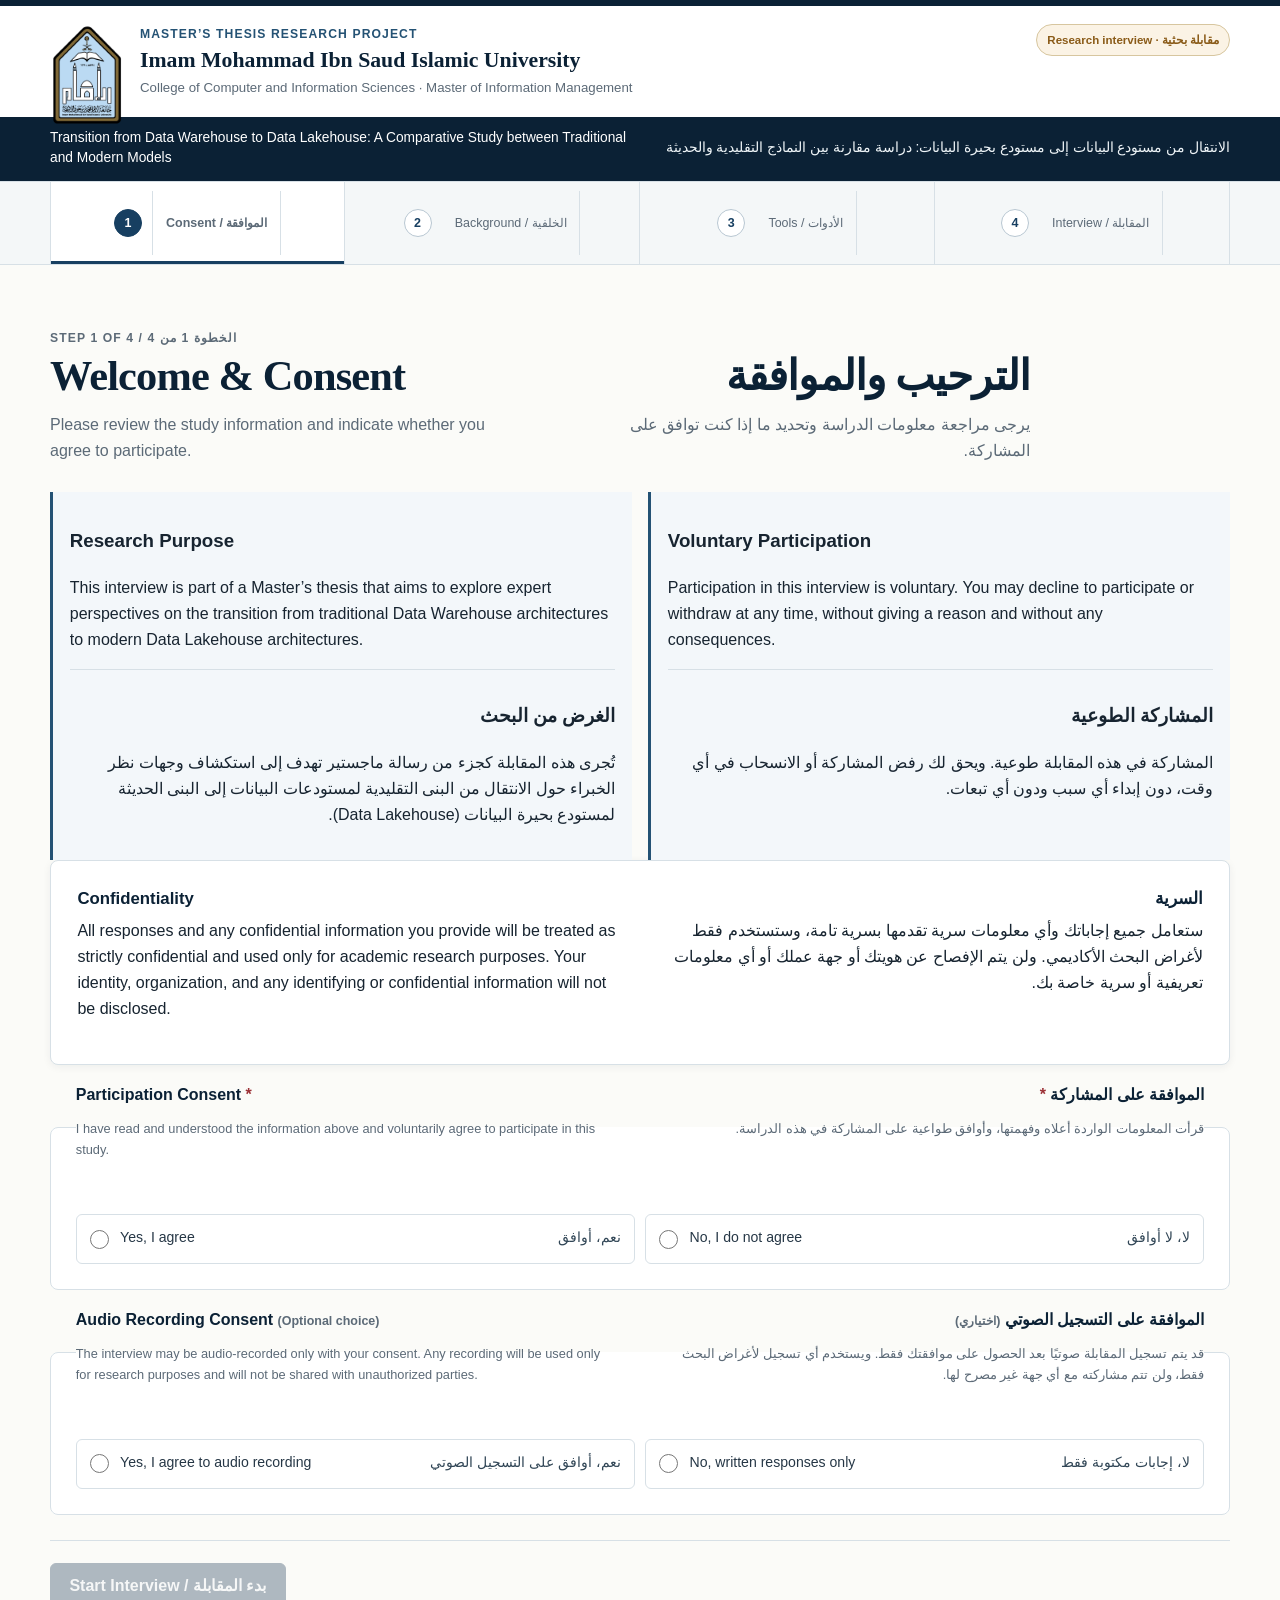
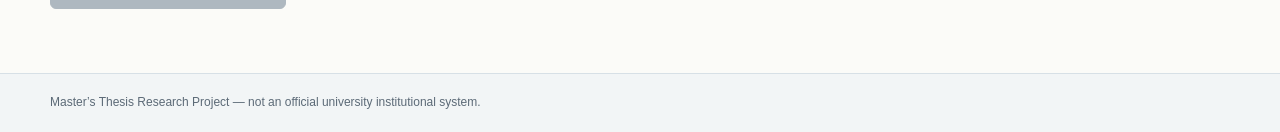
<file: participant/background.html>
<!doctype html>
<html lang="en">
  <head>
    <meta charset="utf-8">
    <meta name="viewport" content="width=device-width, initial-scale=1">
    <meta name="referrer" content="no-referrer">
    <meta name="description" content="Bilingual participant background questions for a Master's thesis interview system.">
    <title>Participant Background — Master's Thesis Interview</title>
    <link rel="stylesheet" href="css/styles.css">
  </head>
  <body>
    <a class="skip-link" href="#main-content">Skip to content / الانتقال إلى المحتوى</a>
    <header class="site-header">
      <div class="header-inner">
        <div class="logo-placeholder"><img class="university-logo" src="assets/images/imamu-university-logo.png" alt="Imam Mohammad Ibn Saud Islamic University logo"></div>
        <div class="identity">
          <p class="eyebrow">Master’s Thesis Research Project</p>
          <h1>Imam Mohammad Ibn Saud Islamic University</h1>
          <p>College of Computer and Information Sciences · Master of Information Management</p>
        </div>
        <span class="prototype-badge">Research interview · مقابلة بحثية</span>
      </div>
      <div class="research-title-band">
        <div class="header-inner"><div class="bilingual compact"><p class="en">Transition from Data Warehouse to Data Lakehouse: A Comparative Study between Traditional and Modern Models</p><p class="ar" lang="ar" dir="rtl">الانتقال من مستودع البيانات إلى مستودع بحيرة البيانات: دراسة مقارنة بين النماذج التقليدية والحديثة</p></div></div>
      </div>
    </header>

    <nav class="workflow-nav" aria-label="Interview steps">
      <ol class="workflow-list">
        <li><a data-preserve-query href="index.html"><b class="step-number">1</b><span class="step-label">Consent / الموافقة</span></a></li>
        <li><span class="current" aria-current="step"><b class="step-number">2</b><span class="step-label">Background / الخلفية</span></span></li>
        <li><a data-preserve-query href="tools.html"><b class="step-number">3</b><span class="step-label">Tools / الأدوات</span></a></li>
        <li><a data-preserve-query href="interview.html"><b class="step-number">4</b><span class="step-label">Interview / المقابلة</span></a></li>
      </ol>
    </nav>

    <main id="main-content" class="page-shell">
      <section class="page-intro">
        <p class="page-eyebrow">Step 2 of 4 / الخطوة 2 من 4</p>
        <div class="bilingual">
          <div class="en"><h2>Participant Background</h2><p>These questions gather general information about your professional role and experience. Select the option that best represents your situation.</p></div>
          <div class="ar" lang="ar" dir="rtl"><h2>خلفية المشارك</h2><p>تجمع هذه الأسئلة معلومات عامة عن دورك المهني وخبرتك. اختر الخيار الذي يمثل وضعك بصورة أفضل.</p></div>
        </div>
      </section>

      <div class="prototype-note"><div class="bilingual compact"><div class="en">All 11 standard questions are required. Select “Other” only when needed and provide a short description.</div><div class="ar" lang="ar" dir="rtl">جميع الأسئلة الأساسية الأحد عشر مطلوبة. اختر «أخرى» عند الحاجة فقط، ثم قدم وصفًا مختصرًا.</div></div></div>
      <div class="error-summary" data-error-summary hidden role="alert"><h3>Some required information is missing / توجد معلومات مطلوبة غير مكتملة</h3><p>Please review the highlighted items. Missing sections: <strong data-error-count>0</strong>.</p></div>

      <form id="backgroundForm" data-prototype-form="background" data-next-page="tools.html" novalidate>
        <div class="form-section">
          <div class="field-card" data-public-only hidden>
            <div class="bilingual"><div class="en"><label class="input-label" for="public_name">Name <span class="optional-label">(Optional for a public response)</span></label><p class="helper-text">You may leave this blank.</p></div><div class="ar" lang="ar" dir="rtl"><label class="input-label" for="public_name">الاسم <span class="optional-label">(اختياري للاستجابة العامة)</span></label><p class="helper-text">يمكنك ترك هذا الحقل فارغًا.</p></div></div>
            <input id="public_name" name="public_name" type="text" autocomplete="name">
          </div>

          <fieldset class="field-card" data-required-group>
            <legend><div class="bilingual"><p class="question-title en">1. Current Role / Job Title <span class="required-mark">*</span></p><p class="question-title ar" lang="ar" dir="rtl">1. المسمى الوظيفي الحالي <span class="required-mark">*</span></p></div></legend>
            <div class="option-grid">
              <label class="option"><input type="radio" name="current_role" value="executive_data_leadership"><span class="option-copy"><span>Chief / Executive Data Leadership — CDO, GM, Director of Data</span><span class="ar">القيادة التنفيذية للبيانات — CDO أو مدير عام أو مدير بيانات</span></span></label>
              <label class="option"><input type="radio" name="current_role" value="head_of_data"><span class="option-copy"><span>Head of Data / Head of Data Engineering</span><span class="ar">رئيس البيانات / رئيس هندسة البيانات</span></span></label>
              <label class="option"><input type="radio" name="current_role" value="data_platform_manager"><span class="option-copy"><span>Data Engineering / Data Platform Manager</span><span class="ar">مدير هندسة البيانات / منصة البيانات</span></span></label>
              <label class="option"><input type="radio" name="current_role" value="lead_senior_engineer"><span class="option-copy"><span>Lead / Senior Data Engineer</span><span class="ar">قائد / مهندس بيانات أول</span></span></label>
              <label class="option"><input type="radio" name="current_role" value="data_engineer"><span class="option-copy"><span>Data Engineer / Big Data Engineer / Data Platform Engineer</span><span class="ar">مهندس بيانات / بيانات ضخمة / منصة بيانات</span></span></label>
              <label class="option"><input type="radio" name="current_role" value="data_architect"><span class="option-copy"><span>Data Architect / Big Data Architect</span><span class="ar">معماري بيانات / معماري بيانات ضخمة</span></span></label>
              <label class="option"><input type="radio" name="current_role" value="analytics_bi_engineer"><span class="option-copy"><span>Analytics Engineer / BI Engineer</span><span class="ar">مهندس تحليلات / مهندس ذكاء أعمال</span></span></label>
              <label class="option"><input type="radio" name="current_role" value="analyst_scientist"><span class="option-copy"><span>Data Analyst / Data Scientist</span><span class="ar">محلل بيانات / عالم بيانات</span></span></label>
              <label class="option"><input type="radio" name="current_role" value="governance"><span class="option-copy"><span>Data Governance Manager / Specialist</span><span class="ar">مدير / أخصائي حوكمة بيانات</span></span></label>
              <label class="option"><input type="radio" name="current_role" value="dba"><span class="option-copy"><span>Database Administrator</span><span class="ar">مسؤول قواعد بيانات</span></span></label>
              <label class="option"><input type="radio" name="current_role" value="it_manager"><span class="option-copy"><span>IT / Technology Manager</span><span class="ar">مدير تقنية معلومات / تقنية</span></span></label>
              <label class="option"><input type="radio" name="current_role" value="other" data-other-controller="#role_other"><span class="option-copy"><span>Other</span><span class="ar">أخرى</span></span></label>
            </div>
            <div class="other-input-wrap"><label class="input-label" for="role_other">Please specify / يرجى التوضيح</label><input id="role_other" name="role_other" type="text" disabled></div>
            <p class="validation-message" role="alert"></p>
          </fieldset>

          <fieldset class="field-card" data-required-group>
            <legend><div class="bilingual"><p class="question-title en">2. Highest Educational Qualification <span class="required-mark">*</span></p><p class="question-title ar" lang="ar" dir="rtl">2. أعلى مؤهل علمي <span class="required-mark">*</span></p></div></legend>
            <div class="option-grid">
              <label class="option"><input type="radio" name="qualification" value="diploma"><span class="option-copy"><span>Diploma</span><span class="ar">دبلوم</span></span></label>
              <label class="option"><input type="radio" name="qualification" value="bachelor"><span class="option-copy"><span>Bachelor’s Degree</span><span class="ar">بكالوريوس</span></span></label>
              <label class="option"><input type="radio" name="qualification" value="master"><span class="option-copy"><span>Master’s Degree</span><span class="ar">ماجستير</span></span></label>
              <label class="option"><input type="radio" name="qualification" value="phd"><span class="option-copy"><span>PhD</span><span class="ar">دكتوراه</span></span></label>
              <label class="option"><input type="radio" name="qualification" value="professional_other"><span class="option-copy"><span>Professional Certification / Other</span><span class="ar">شهادة مهنية / أخرى</span></span></label>
            </div><p class="validation-message" role="alert"></p>
          </fieldset>

          <fieldset class="field-card" data-required-group>
            <legend><div class="bilingual"><p class="question-title en">3. Field of Study / Specialization <span class="required-mark">*</span></p><p class="question-title ar" lang="ar" dir="rtl">3. مجال الدراسة / التخصص <span class="required-mark">*</span></p></div></legend>
            <div class="option-grid">
              <label class="option"><input type="radio" name="specialization" value="cs_ce"><span class="option-copy"><span>Computer Science / Computer Engineering</span><span class="ar">علوم الحاسب / هندسة الحاسب</span></span></label>
              <label class="option"><input type="radio" name="specialization" value="is_it"><span class="option-copy"><span>Information Systems / Information Technology</span><span class="ar">نظم المعلومات / تقنية المعلومات</span></span></label>
              <label class="option"><input type="radio" name="specialization" value="information_management"><span class="option-copy"><span>Information Management</span><span class="ar">إدارة المعلومات</span></span></label>
              <label class="option"><input type="radio" name="specialization" value="data_science"><span class="option-copy"><span>Data Science / Analytics</span><span class="ar">علم البيانات / التحليلات</span></span></label>
              <label class="option"><input type="radio" name="specialization" value="software"><span class="option-copy"><span>Software Engineering</span><span class="ar">هندسة البرمجيات</span></span></label>
              <label class="option"><input type="radio" name="specialization" value="business"><span class="option-copy"><span>Business / Management</span><span class="ar">الأعمال / الإدارة</span></span></label>
              <label class="option"><input type="radio" name="specialization" value="other" data-other-controller="#specialization_other"><span class="option-copy"><span>Other</span><span class="ar">أخرى</span></span></label>
            </div><div class="other-input-wrap"><label class="input-label" for="specialization_other">Please specify / يرجى التوضيح</label><input id="specialization_other" name="specialization_other" type="text" disabled></div><p class="validation-message" role="alert"></p>
          </fieldset>

          <fieldset class="field-card" data-required-group>
            <legend><div class="bilingual"><p class="question-title en">4. Years of Experience in Data-related Roles <span class="required-mark">*</span></p><p class="question-title ar" lang="ar" dir="rtl">4. سنوات الخبرة في المجالات المتعلقة بالبيانات <span class="required-mark">*</span></p></div></legend>
            <div class="option-grid">
              <label class="option"><input type="radio" name="experience_years" value="lt1"><span class="option-copy"><span>Less than 1 year</span><span class="ar">أقل من سنة</span></span></label>
              <label class="option"><input type="radio" name="experience_years" value="1_3"><span class="option-copy"><span>1–3 years</span><span class="ar">1–3 سنوات</span></span></label>
              <label class="option"><input type="radio" name="experience_years" value="4_6"><span class="option-copy"><span>4–6 years</span><span class="ar">4–6 سنوات</span></span></label>
              <label class="option"><input type="radio" name="experience_years" value="7_10"><span class="option-copy"><span>7–10 years</span><span class="ar">7–10 سنوات</span></span></label>
              <label class="option"><input type="radio" name="experience_years" value="gt10"><span class="option-copy"><span>More than 10 years</span><span class="ar">أكثر من 10 سنوات</span></span></label>
            </div><p class="validation-message" role="alert"></p>
          </fieldset>

          <fieldset class="field-card" data-required-group>
            <legend><div class="bilingual"><p class="question-title en">5. Practical Experience with Data Lakehouse <span class="required-mark">*</span></p><p class="question-title ar" lang="ar" dir="rtl">5. الخبرة العملية مع Data Lakehouse <span class="required-mark">*</span></p></div></legend>
            <div class="option-grid">
              <label class="option"><input type="radio" name="lakehouse_experience" value="none"><span class="option-copy"><span>No practical experience</span><span class="ar">لا توجد خبرة عملية</span></span></label>
              <label class="option"><input type="radio" name="lakehouse_experience" value="theoretical"><span class="option-copy"><span>Basic theoretical knowledge</span><span class="ar">معرفة نظرية أساسية</span></span></label>
              <label class="option"><input type="radio" name="lakehouse_experience" value="limited"><span class="option-copy"><span>Limited hands-on experience</span><span class="ar">خبرة عملية محدودة</span></span></label>
              <label class="option"><input type="radio" name="lakehouse_experience" value="moderate"><span class="option-copy"><span>Moderate hands-on experience</span><span class="ar">خبرة عملية متوسطة</span></span></label>
              <label class="option"><input type="radio" name="lakehouse_experience" value="extensive"><span class="option-copy"><span>Extensive hands-on experience</span><span class="ar">خبرة عملية واسعة</span></span></label>
              <label class="option"><input type="radio" name="lakehouse_experience" value="expert"><span class="option-copy"><span>Expert / Architect-level experience</span><span class="ar">خبير / خبرة بمستوى معماري</span></span></label>
            </div><p class="validation-message" role="alert"></p>
          </fieldset>

          <fieldset class="field-card" data-required-group>
            <legend><div class="bilingual"><p class="question-title en">6. Organization / Work Environment <span class="required-mark">*</span></p><p class="question-title ar" lang="ar" dir="rtl">6. نوع المنظمة / بيئة العمل <span class="required-mark">*</span></p></div></legend>
            <div class="option-grid">
              <label class="option"><input type="radio" name="organization_type" value="government"><span class="option-copy"><span>Government</span><span class="ar">حكومي</span></span></label>
              <label class="option"><input type="radio" name="organization_type" value="semi_government"><span class="option-copy"><span>Semi-government / Government-owned</span><span class="ar">شبه حكومي / مملوك للحكومة</span></span></label>
              <label class="option"><input type="radio" name="organization_type" value="private"><span class="option-copy"><span>Private Sector</span><span class="ar">القطاع الخاص</span></span></label>
              <label class="option"><input type="radio" name="organization_type" value="consulting"><span class="option-copy"><span>Consulting</span><span class="ar">استشارات</span></span></label>
              <label class="option"><input type="radio" name="organization_type" value="education"><span class="option-copy"><span>Education / Research</span><span class="ar">تعليم / بحث</span></span></label>
              <label class="option"><input type="radio" name="organization_type" value="other" data-other-controller="#organization_other"><span class="option-copy"><span>Other</span><span class="ar">أخرى</span></span></label>
            </div><div class="other-input-wrap"><label class="input-label" for="organization_other">Please specify / يرجى التوضيح</label><input id="organization_other" name="organization_other" type="text" disabled></div><p class="validation-message" role="alert"></p>
          </fieldset>

          <fieldset class="field-card" data-required-group>
            <legend><div class="bilingual"><p class="question-title en">7. Main Data Use Cases <span class="required-mark">*</span> <span class="optional-label">(Select all that apply)</span></p><p class="question-title ar" lang="ar" dir="rtl">7. أهم استخدامات البيانات <span class="required-mark">*</span> <span class="optional-label">(اختر كل ما ينطبق)</span></p></div></legend>
            <div class="option-grid">
              <label class="option"><input type="checkbox" name="use_cases" value="reporting"><span class="option-copy"><span>Reporting / Dashboards</span><span class="ar">التقارير / لوحات المعلومات</span></span></label>
              <label class="option"><input type="checkbox" name="use_cases" value="bi"><span class="option-copy"><span>Business Intelligence</span><span class="ar">ذكاء الأعمال</span></span></label>
              <label class="option"><input type="checkbox" name="use_cases" value="advanced_analytics"><span class="option-copy"><span>Advanced Analytics</span><span class="ar">التحليلات المتقدمة</span></span></label>
              <label class="option"><input type="checkbox" name="use_cases" value="ml_ai"><span class="option-copy"><span>Machine Learning / AI</span><span class="ar">تعلم الآلة / الذكاء الاصطناعي</span></span></label>
              <label class="option"><input type="checkbox" name="use_cases" value="realtime"><span class="option-copy"><span>Real-time Analytics</span><span class="ar">التحليلات اللحظية</span></span></label>
              <label class="option"><input type="checkbox" name="use_cases" value="integration"><span class="option-copy"><span>Data Integration</span><span class="ar">تكامل البيانات</span></span></label>
              <label class="option"><input type="checkbox" name="use_cases" value="compliance"><span class="option-copy"><span>Regulatory / Compliance Reporting</span><span class="ar">التقارير التنظيمية / الامتثال</span></span></label>
              <label class="option"><input type="checkbox" name="use_cases" value="operational"><span class="option-copy"><span>Operational Data Processing</span><span class="ar">معالجة البيانات التشغيلية</span></span></label>
              <label class="option"><input type="checkbox" name="use_cases" value="other" data-other-controller="#use_cases_other"><span class="option-copy"><span>Other</span><span class="ar">أخرى</span></span></label>
            </div><div class="other-input-wrap"><label class="input-label" for="use_cases_other">Please specify / يرجى التوضيح</label><input id="use_cases_other" name="use_cases_other" type="text" disabled></div><p class="validation-message" role="alert"></p>
          </fieldset>

          <fieldset class="field-card" data-required-group>
            <legend><div class="bilingual"><p class="question-title en">8. Types of Data <span class="required-mark">*</span> <span class="optional-label">(Select all that apply)</span></p><p class="question-title ar" lang="ar" dir="rtl">8. أنواع البيانات <span class="required-mark">*</span> <span class="optional-label">(اختر كل ما ينطبق)</span></p></div></legend>
            <div class="option-grid">
              <label class="option"><input type="checkbox" name="data_types" value="structured"><span class="option-copy"><span>Structured Data</span><span class="ar">بيانات منظمة</span></span></label>
              <label class="option"><input type="checkbox" name="data_types" value="semi_structured"><span class="option-copy"><span>Semi-structured Data</span><span class="ar">بيانات شبه منظمة</span></span></label>
              <label class="option"><input type="checkbox" name="data_types" value="unstructured"><span class="option-copy"><span>Unstructured Data</span><span class="ar">بيانات غير منظمة</span></span></label>
              <label class="option"><input type="checkbox" name="data_types" value="streaming"><span class="option-copy"><span>Streaming / Event Data</span><span class="ar">بيانات تدفق / أحداث</span></span></label>
              <label class="option"><input type="checkbox" name="data_types" value="other" data-other-controller="#data_types_other"><span class="option-copy"><span>Other</span><span class="ar">أخرى</span></span></label>
            </div><div class="other-input-wrap"><label class="input-label" for="data_types_other">Please specify / يرجى التوضيح</label><input id="data_types_other" name="data_types_other" type="text" disabled></div><p class="validation-message" role="alert"></p>
          </fieldset>

          <fieldset class="field-card" data-required-group>
            <legend><div class="bilingual"><p class="question-title en">9. Batch / Streaming <span class="required-mark">*</span></p><p class="question-title ar" lang="ar" dir="rtl">9. المعالجة بالدفعات / المعالجة اللحظية <span class="required-mark">*</span></p></div></legend>
            <div class="option-grid">
              <label class="option"><input type="radio" name="processing_mode" value="batch"><span class="option-copy"><span>Batch Processing</span><span class="ar">المعالجة بالدفعات</span></span></label>
              <label class="option"><input type="radio" name="processing_mode" value="streaming"><span class="option-copy"><span>Streaming / Real-time Processing</span><span class="ar">المعالجة اللحظية / المتدفقة</span></span></label>
              <label class="option"><input type="radio" name="processing_mode" value="both"><span class="option-copy"><span>Both</span><span class="ar">كلاهما</span></span></label>
            </div><p class="validation-message" role="alert"></p>
          </fieldset>

          <fieldset class="field-card" data-required-group>
            <legend><div class="bilingual"><p class="question-title en">10. Approximate Data Volume <span class="required-mark">*</span></p><p class="question-title ar" lang="ar" dir="rtl">10. الحجم التقريبي للبيانات <span class="required-mark">*</span></p></div></legend>
            <div class="option-grid">
              <label class="option"><input type="radio" name="data_volume" value="lt100gb"><span class="option-copy"><span>Less than 100 GB</span><span class="ar">أقل من 100 جيجابايت</span></span></label>
              <label class="option"><input type="radio" name="data_volume" value="100gb_1tb"><span class="option-copy"><span>100 GB – less than 1 TB</span><span class="ar">100 جيجابايت – أقل من 1 تيرابايت</span></span></label>
              <label class="option"><input type="radio" name="data_volume" value="1_10tb"><span class="option-copy"><span>1 TB – less than 10 TB</span><span class="ar">1 تيرابايت – أقل من 10 تيرابايت</span></span></label>
              <label class="option"><input type="radio" name="data_volume" value="10_100tb"><span class="option-copy"><span>10 TB – less than 100 TB</span><span class="ar">10 تيرابايت – أقل من 100 تيرابايت</span></span></label>
              <label class="option"><input type="radio" name="data_volume" value="100tb_1pb"><span class="option-copy"><span>100 TB – less than 1 PB</span><span class="ar">100 تيرابايت – أقل من 1 بيتابايت</span></span></label>
              <label class="option"><input type="radio" name="data_volume" value="1pb_plus"><span class="option-copy"><span>1 PB or more</span><span class="ar">1 بيتابايت أو أكثر</span></span></label>
              <label class="option"><input type="radio" name="data_volume" value="not_sure"><span class="option-copy"><span>Not sure</span><span class="ar">غير متأكد</span></span></label>
            </div><p class="validation-message" role="alert"></p>
          </fieldset>

          <fieldset class="field-card" data-required-group>
            <legend><div class="bilingual"><p class="question-title en">11. Data Domain / Business Field <span class="required-mark">*</span> <span class="optional-label">(Select all that apply)</span></p><p class="question-title ar" lang="ar" dir="rtl">11. مجال البيانات / قطاع الأعمال <span class="required-mark">*</span> <span class="optional-label">(اختر كل ما ينطبق)</span></p></div></legend>
            <div class="option-grid">
              <label class="option"><input type="checkbox" name="data_domains" value="banking"><span class="option-copy"><span>Banking / Financial Services</span><span class="ar">البنوك / الخدمات المالية</span></span></label>
              <label class="option"><input type="checkbox" name="data_domains" value="government"><span class="option-copy"><span>Government / Public Sector</span><span class="ar">الحكومة / القطاع العام</span></span></label>
              <label class="option"><input type="checkbox" name="data_domains" value="telecom"><span class="option-copy"><span>Telecommunications</span><span class="ar">الاتصالات</span></span></label>
              <label class="option"><input type="checkbox" name="data_domains" value="healthcare"><span class="option-copy"><span>Healthcare</span><span class="ar">الرعاية الصحية</span></span></label>
              <label class="option"><input type="checkbox" name="data_domains" value="retail"><span class="option-copy"><span>Retail / E-commerce</span><span class="ar">التجزئة / التجارة الإلكترونية</span></span></label>
              <label class="option"><input type="checkbox" name="data_domains" value="technology"><span class="option-copy"><span>Technology</span><span class="ar">التقنية</span></span></label>
              <label class="option"><input type="checkbox" name="data_domains" value="energy"><span class="option-copy"><span>Energy / Utilities</span><span class="ar">الطاقة / المرافق</span></span></label>
              <label class="option"><input type="checkbox" name="data_domains" value="consulting"><span class="option-copy"><span>Consulting</span><span class="ar">الاستشارات</span></span></label>
              <label class="option"><input type="checkbox" name="data_domains" value="education"><span class="option-copy"><span>Education / Research</span><span class="ar">التعليم / البحث</span></span></label>
              <label class="option"><input type="checkbox" name="data_domains" value="other" data-other-controller="#data_domains_other"><span class="option-copy"><span>Other</span><span class="ar">أخرى</span></span></label>
            </div><div class="other-input-wrap"><label class="input-label" for="data_domains_other">Please specify / يرجى التوضيح</label><input id="data_domains_other" name="data_domains_other" type="text" disabled></div><p class="validation-message" role="alert"></p>
          </fieldset>
        </div>

        <div class="form-actions">
          <a class="button secondary" data-preserve-query href="index.html">Back / رجوع</a>
          <button class="button" type="submit">Continue to Tools / المتابعة إلى الأدوات</button>
        </div>
      </form>
    </main>

    <footer class="site-footer"><div class="footer-inner"><p>Master’s Thesis Research Project — not an official university institutional system.</p></div></footer>
    <script defer src="js/config.js"></script>
    <script defer src="js/backend.js"></script>
    <script defer src="js/validation.js"></script>
    <script defer src="js/app.js"></script>
  </body>
</html>
</file>
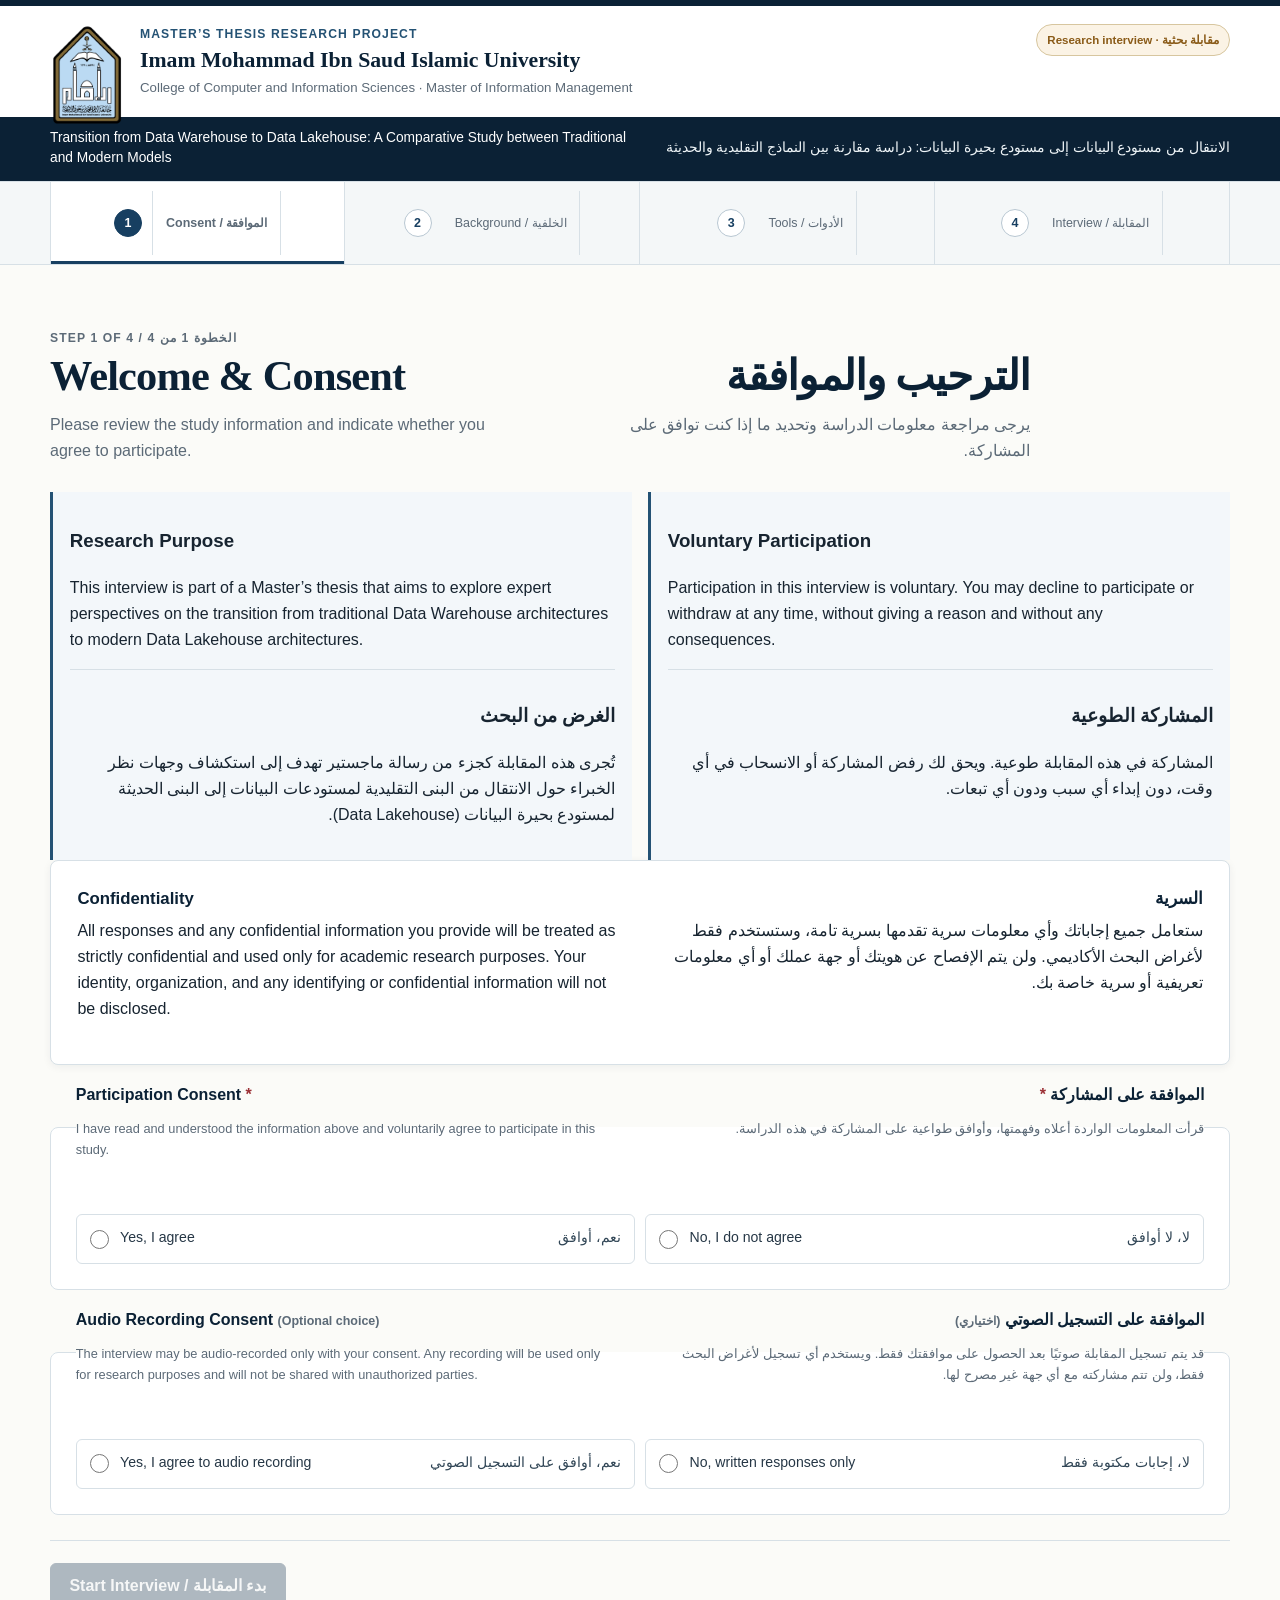
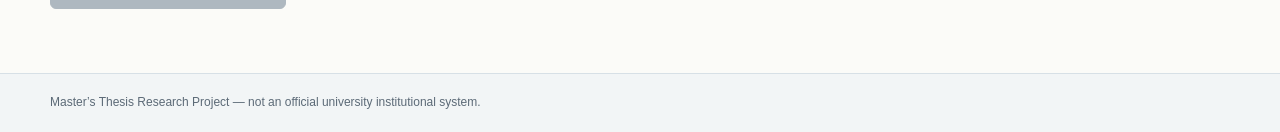
<file: participant/interview.html>
<!doctype html>
<html lang="en">
  <head>
    <meta charset="utf-8">
    <meta name="viewport" content="width=device-width, initial-scale=1">
    <meta name="referrer" content="no-referrer">
    <meta name="description" content="Bilingual Q1–Q8 Master's thesis interview page with one response per question.">
    <title>Main Interview Questions — Master's Thesis Interview</title>
    <link rel="stylesheet" href="css/styles.css">
  </head>
  <body>
    <a class="skip-link" href="#main-content">Skip to content / الانتقال إلى المحتوى</a>
    <header class="site-header">
      <div class="header-inner">
        <div class="logo-placeholder"><img class="university-logo" src="assets/images/imamu-university-logo.png" alt="Imam Mohammad Ibn Saud Islamic University logo"></div>
        <div class="identity"><p class="eyebrow">Master’s Thesis Research Project</p><h1>Imam Mohammad Ibn Saud Islamic University</h1><p>College of Computer and Information Sciences · Master of Information Management</p></div>
        <span class="prototype-badge">Research interview · مقابلة بحثية</span>
      </div>
      <div class="research-title-band"><div class="header-inner"><div class="bilingual compact"><p class="en">Transition from Data Warehouse to Data Lakehouse: A Comparative Study between Traditional and Modern Models</p><p class="ar" lang="ar" dir="rtl">الانتقال من مستودع البيانات إلى مستودع بحيرة البيانات: دراسة مقارنة بين النماذج التقليدية والحديثة</p></div></div></div>
    </header>

    <nav class="workflow-nav" aria-label="Interview steps">
      <ol class="workflow-list">
        <li><a data-preserve-query href="index.html"><b class="step-number">1</b><span class="step-label">Consent / الموافقة</span></a></li>
        <li><a data-preserve-query href="background.html"><b class="step-number">2</b><span class="step-label">Background / الخلفية</span></a></li>
        <li><a data-preserve-query href="tools.html"><b class="step-number">3</b><span class="step-label">Tools / الأدوات</span></a></li>
        <li><span class="current" aria-current="step"><b class="step-number">4</b><span class="step-label">Interview / المقابلة</span></span></li>
      </ol>
    </nav>

    <main id="main-content" class="page-shell">
      <section class="page-intro">
        <p class="page-eyebrow">Step 4 of 4 / الخطوة 4 من 4</p>
        <div class="bilingual">
          <div class="en"><h2>Main Interview Questions</h2><p>All eight questions appear on this page. Read either language and provide one response in English or Arabic. Helpful prompts can be addressed in the same response box.</p></div>
          <div class="ar" lang="ar" dir="rtl"><h2>أسئلة المقابلة الرئيسية</h2><p>تظهر الأسئلة الثمانية جميعها في هذه الصفحة. اقرأ اللغة التي تفضلها، وقدم إجابة واحدة باللغة العربية أو الإنجليزية. ويمكنك تناول النقاط المساعدة في مربع الإجابة نفسه.</p></div>
        </div>
      </section>

      <div class="prototype-note"><div class="bilingual compact"><div class="en"><strong>One bilingual question, one response.</strong> “Helpful prompts” are guidance only; they do not have separate answer fields.</div><div class="ar" lang="ar" dir="rtl"><strong>سؤال ثنائي اللغة وإجابة واحدة.</strong> «النقاط المساعدة» إرشادية فقط، ولا توجد لها حقول إجابة منفصلة.</div></div></div>

      <nav class="question-progress" aria-label="Question navigation and progress">
        <div class="progress-row">
          <ol class="question-jump-list">
            <li><a href="#q1" data-question-jump="q1">Q1</a></li><li><a href="#q2" data-question-jump="q2">Q2</a></li><li><a href="#q3" data-question-jump="q3">Q3</a></li><li><a href="#q4" data-question-jump="q4">Q4</a></li><li><a href="#q5" data-question-jump="q5">Q5</a></li><li><a href="#q6" data-question-jump="q6">Q6</a></li><li><a href="#q7" data-question-jump="q7">Q7</a></li><li><a href="#q8" data-question-jump="q8">Q8</a></li>
          </ol>
          <div><span class="answer-count"><span>Answered: <bdi><span data-answered-count>0</span> / 8</bdi></span><span class="ar" lang="ar" dir="rtl">تمت الإجابة: <bdi dir="ltr"><span data-answered-count>0</span> / 8</bdi></span></span></div>
        </div>
      </nav>

      <div class="error-summary" data-interview-error-summary hidden role="alert"><h3>Required responses are missing / توجد إجابات مطلوبة غير مكتملة</h3><p>Please complete all highlighted main answers and every row in the Q4 and Q5 comparison tables. / يرجى إكمال جميع الإجابات الرئيسية المحددة وكل صف في جدولي المقارنة للسؤالين Q4 وQ5.</p></div>
      <div class="success-panel" data-submission-success hidden tabindex="-1" role="status">
        <div class="bilingual compact"><p class="en">Your response has been submitted successfully. Thank you for your valuable participation.</p><p class="ar" lang="ar" dir="rtl">تم إرسال مشاركتك بنجاح. شكرًا لمشاركتك القيّمة.</p></div>
        <section class="audio-section" data-audio-section hidden aria-labelledby="audio-title">
          <div class="bilingual"><div class="en"><h3 id="audio-title">Send Audio via WhatsApp <span class="optional-label">(Optional)</span></h3><p>This optional section lets you supplement your written responses with a voice note or audio file.</p></div><div class="ar" lang="ar" dir="rtl"><h3>إرسال تسجيل صوتي عبر واتساب <span class="optional-label">(اختياري)</span></h3><p>يتيح لك هذا القسم الاختياري دعم إجاباتك المكتوبة بملاحظة صوتية أو ملف صوتي.</p></div></div>
          <div class="notice warning"><div class="bilingual compact"><p class="en">Sending an audio response via WhatsApp is optional and may reveal your WhatsApp phone number to the researcher. You may use the written form only if you prefer.</p><p class="ar" lang="ar" dir="rtl">إرسال التسجيل الصوتي عبر واتساب اختياري، وقد يظهر رقم واتساب الخاص بك للباحث. ويمكنك الاكتفاء بالإجابات المكتوبة إذا رغبت.</p></div></div>
          <p data-whatsapp-action hidden><a class="button whatsapp-button" data-whatsapp-placeholder rel="noopener noreferrer" referrerpolicy="no-referrer">Send Audio via WhatsApp / إرسال تسجيل صوتي عبر واتساب</a></p>
        </section>
        <p data-public-success-action hidden><button class="button secondary" type="button" data-reset-prototype hidden>Start a new public response</button></p>
      </div>

      <form id="interviewForm" data-prototype-form="interview" novalidate>
        <article class="question-card" id="q1">
          <header class="question-head"><p class="question-number question-number-bilingual"><span dir="ltr">Question 1</span><span class="question-divider" aria-hidden="true">/</span><span lang="ar" dir="rtl">السؤال 1</span></p><div class="bilingual"><h3 class="en">How would you describe the use of traditional Data Warehouse systems in the workplace? <span class="required-mark">*</span></h3><h3 class="ar" lang="ar" dir="rtl">كيف تصف استخدام مستودعات البيانات التقليدية في بيئة العمل؟ <span class="required-mark">*</span></h3></div></header>
          <div class="question-body">
            <section class="prompts-box" aria-label="Helpful prompts for Question 1"><div class="bilingual"><div class="en"><h4>Helpful prompts</h4><ol><li>What is the most common use: reporting, analytics, dashboards, or something else?</li><li>What is the main strength or limitation you have observed?</li></ol></div><div class="ar" lang="ar" dir="rtl"><h4>نقاط مساعدة</h4><ol><li>ما الاستخدام الأكثر شيوعًا: التقارير، التحليلات، لوحات المعلومات، أم شيء آخر؟</li><li>ما أبرز نقطة قوة أو قيد لاحظته؟</li></ol></div></div></section>
            <label class="response-label" for="q1_answer"><span>Your response <span class="required-mark">*</span></span><span class="ar" lang="ar" dir="rtl">إجابتك <span class="required-mark">*</span></span></label>
            <textarea id="q1_answer" name="q1_answer" data-required-field placeholder="Write one response in English or Arabic. / اكتب إجابة واحدة باللغة العربية أو الإنجليزية."></textarea><p class="validation-message" role="alert"></p>
          </div>
        </article>

        <article class="question-card" id="q2">
          <header class="question-head"><p class="question-number question-number-bilingual"><span dir="ltr">Question 2</span><span class="question-divider" aria-hidden="true">/</span><span lang="ar" dir="rtl">السؤال 2</span></p><div class="bilingual"><h3 class="en">How do you understand the Data Lakehouse model? <span class="required-mark">*</span></h3><h3 class="ar" lang="ar" dir="rtl">كيف تفهم نموذج Data Lakehouse؟ <span class="required-mark">*</span></h3></div></header>
          <div class="question-body">
            <section class="prompts-box" aria-label="Helpful prompts for Question 2"><div class="bilingual"><div class="en"><h4>Helpful prompts</h4><ol><li>What is the most important feature of Data Lakehouse from your perspective?</li><li>How do you see the relationship between Data Lakehouse, Data Warehouse, and Data Lake? Is it closer to one of them, or does it combine characteristics of both? Why?</li></ol></div><div class="ar" lang="ar" dir="rtl"><h4>نقاط مساعدة</h4><ol><li>ما أهم ميزة في Data Lakehouse من وجهة نظرك؟</li><li>كيف ترى العلاقة بين Data Lakehouse وData Warehouse وData Lake؟ وهل تراه أقرب إلى أحدهما، أم أنه يجمع خصائص من كليهما؟ ولماذا؟</li></ol></div></div></section>
            <label class="response-label" for="q2_answer"><span>Your response <span class="required-mark">*</span></span><span class="ar" lang="ar" dir="rtl">إجابتك <span class="required-mark">*</span></span></label>
            <textarea id="q2_answer" name="q2_answer" data-required-field placeholder="Write one response in English or Arabic. / اكتب إجابة واحدة باللغة العربية أو الإنجليزية."></textarea><p class="validation-message" role="alert"></p>
          </div>
        </article>

        <article class="question-card" id="q3">
          <header class="question-head"><p class="question-number question-number-bilingual"><span dir="ltr">Question 3</span><span class="question-divider" aria-hidden="true">/</span><span lang="ar" dir="rtl">السؤال 3</span></p><div class="bilingual"><h3 class="en">In your opinion, what are the main differences between Data Warehouse, Data Lake, and Data Lakehouse? <span class="required-mark">*</span></h3><h3 class="ar" lang="ar" dir="rtl">من وجهة نظرك، ما أهم الفروقات بين Data Warehouse و Data Lake و Data Lakehouse؟ <span class="required-mark">*</span></h3></div></header>
          <div class="question-body">
            <section class="prompts-box" aria-label="Helpful prompts for Question 3"><div class="bilingual"><div class="en"><h4>Helpful prompts</h4><ol><li>What is the difference in terms of structured, semi-structured, and unstructured data?</li><li>What is the difference in terms of reporting, advanced analytics, or AI use cases?</li></ol></div><div class="ar" lang="ar" dir="rtl"><h4>نقاط مساعدة</h4><ol><li>ما الفرق من حيث البيانات المنظمة وشبه المنظمة وغير المنظمة؟</li><li>ما الفرق من حيث التقارير أو التحليلات المتقدمة أو حالات استخدام الذكاء الاصطناعي؟</li></ol></div></div></section>
            <label class="response-label" for="q3_answer"><span>Your response <span class="required-mark">*</span></span><span class="ar" lang="ar" dir="rtl">إجابتك <span class="required-mark">*</span></span></label>
            <textarea id="q3_answer" name="q3_answer" data-required-field placeholder="Write one response in English or Arabic. / اكتب إجابة واحدة باللغة العربية أو الإنجليزية."></textarea><p class="validation-message" role="alert"></p>
          </div>
        </article>

        <article class="question-card" id="q4">
          <header class="question-head"><p class="question-number question-number-bilingual"><span dir="ltr">Question 4 · Performance & Scalability</span><span class="question-divider" aria-hidden="true">/</span><span lang="ar" dir="rtl">السؤال 4 · الأداء وقابلية التوسع</span></p><div class="bilingual"><h3 class="en">How do you compare Data Warehouse and Data Lakehouse architectures in terms of performance and scalability? <span class="required-mark">*</span></h3><h3 class="ar" lang="ar" dir="rtl">كيف تقارن بين معماريتي Data Warehouse وData Lakehouse من حيث الأداء وقابلية التوسع؟ <span class="required-mark">*</span></h3></div></header>
          <div class="question-body">
            <label class="response-label" for="q4_answer"><span>Your main response <span class="required-mark">*</span></span><span class="ar" lang="ar" dir="rtl">إجابتك الرئيسية <span class="required-mark">*</span></span></label>
            <textarea id="q4_answer" name="q4_answer" data-required-field placeholder="Write one response in English or Arabic. / اكتب إجابة واحدة باللغة العربية أو الإنجليزية."></textarea><p class="validation-message" role="alert"></p>

            <section class="comparison-block" data-comparison-block="q4" aria-labelledby="q4-comparison-title">
              <div class="bilingual compact"><div class="en"><h4 id="q4-comparison-title">Required structured comparison <span class="required-mark">*</span></h4><p class="helper-text">Select exactly one option in every row.</p></div><div class="ar" lang="ar" dir="rtl"><h4>المقارنة المنظمة المطلوبة <span class="required-mark">*</span></h4><p class="helper-text">اختر خيارًا واحدًا فقط في كل صف.</p></div></div>
              <div class="table-scroll" tabindex="0" role="region" aria-label="Question 4 comparison table">
                <table class="comparison-table">
                  <thead><tr><th scope="col">Aspect / الجانب</th><th scope="col">Data Warehouse</th><th scope="col">Data Lakehouse</th><th scope="col">Comparable<br>متقارب</th><th scope="col">Depends on Context<br>يعتمد على السياق</th><th scope="col">Not Sure<br>غير متأكد</th></tr></thead>
                  <tbody>
                    <tr data-required-group><td class="aspect-cell">Query performance and concurrency<div class="ar">أداء الاستعلامات والتزامن</div></td><td><label class="table-radio"><input type="radio" name="q4_query" value="data_warehouse"><span class="sr-only">Data Warehouse</span></label></td><td><label class="table-radio"><input type="radio" name="q4_query" value="data_lakehouse"><span class="sr-only">Data Lakehouse</span></label></td><td><label class="table-radio"><input type="radio" name="q4_query" value="comparable"><span class="sr-only">Comparable</span></label></td><td><label class="table-radio"><input type="radio" name="q4_query" value="depends"><span class="sr-only">Depends on Context</span></label></td><td><label class="table-radio"><input type="radio" name="q4_query" value="not_sure"><span class="sr-only">Not Sure</span></label></td></tr>
                    <tr data-required-group><td class="aspect-cell">Handling large data volumes<div class="ar">التعامل مع أحجام البيانات الكبيرة</div></td><td><label class="table-radio"><input type="radio" name="q4_volume" value="data_warehouse"><span class="sr-only">Data Warehouse</span></label></td><td><label class="table-radio"><input type="radio" name="q4_volume" value="data_lakehouse"><span class="sr-only">Data Lakehouse</span></label></td><td><label class="table-radio"><input type="radio" name="q4_volume" value="comparable"><span class="sr-only">Comparable</span></label></td><td><label class="table-radio"><input type="radio" name="q4_volume" value="depends"><span class="sr-only">Depends on Context</span></label></td><td><label class="table-radio"><input type="radio" name="q4_volume" value="not_sure"><span class="sr-only">Not Sure</span></label></td></tr>
                    <tr data-required-group><td class="aspect-cell">Independent scaling of storage and compute<div class="ar">توسيع التخزين والحوسبة بشكل مستقل</div></td><td><label class="table-radio"><input type="radio" name="q4_scaling" value="data_warehouse"><span class="sr-only">Data Warehouse</span></label></td><td><label class="table-radio"><input type="radio" name="q4_scaling" value="data_lakehouse"><span class="sr-only">Data Lakehouse</span></label></td><td><label class="table-radio"><input type="radio" name="q4_scaling" value="comparable"><span class="sr-only">Comparable</span></label></td><td><label class="table-radio"><input type="radio" name="q4_scaling" value="depends"><span class="sr-only">Depends on Context</span></label></td><td><label class="table-radio"><input type="radio" name="q4_scaling" value="not_sure"><span class="sr-only">Not Sure</span></label></td></tr>
                  </tbody>
                </table>
              </div>
              <p class="table-hint">Swipe or scroll horizontally to view all choices. / اسحب أو مرر أفقيًا لعرض جميع الخيارات.</p>
              <p class="validation-message" role="alert">Please select one option in every comparison row. / يرجى اختيار خيار واحد في كل صف من صفوف المقارنة.</p>
            </section>
            <div class="why-box"><label class="response-label" for="q4_why"><span>Why did you choose these answers? <span class="optional-label">(Optional)</span></span><span class="ar" lang="ar" dir="rtl">لماذا اخترت هذه الإجابات؟ <span class="optional-label">(اختياري)</span></span></label><textarea id="q4_why" name="q4_why" class="short"></textarea></div>
          </div>
        </article>

        <article class="question-card" id="q5">
          <header class="question-head"><p class="question-number question-number-bilingual"><span dir="ltr">Question 5 · Cost & Resource Efficiency</span><span class="question-divider" aria-hidden="true">/</span><span lang="ar" dir="rtl">السؤال 5 · التكلفة وكفاءة الموارد</span></p><div class="bilingual"><h3 class="en">How do the two architectures compare in terms of cost and resource efficiency? <span class="required-mark">*</span></h3><h3 class="ar" lang="ar" dir="rtl">كيف تقارن بين معماريتي Data Warehouse وData Lakehouse من حيث التكلفة وكفاءة الموارد؟ <span class="required-mark">*</span></h3></div></header>
          <div class="question-body">
            <label class="response-label" for="q5_answer"><span>Your main response <span class="required-mark">*</span></span><span class="ar" lang="ar" dir="rtl">إجابتك الرئيسية <span class="required-mark">*</span></span></label>
            <textarea id="q5_answer" name="q5_answer" data-required-field placeholder="Write one response in English or Arabic. / اكتب إجابة واحدة باللغة العربية أو الإنجليزية."></textarea><p class="validation-message" role="alert"></p>
            <section class="comparison-block" data-comparison-block="q5" aria-labelledby="q5-comparison-title">
              <div class="bilingual compact"><div class="en"><h4 id="q5-comparison-title">Required structured comparison <span class="required-mark">*</span></h4><p class="helper-text">Select exactly one option in every row.</p></div><div class="ar" lang="ar" dir="rtl"><h4>المقارنة المنظمة المطلوبة <span class="required-mark">*</span></h4><p class="helper-text">اختر خيارًا واحدًا فقط في كل صف.</p></div></div>
              <div class="table-scroll" tabindex="0" role="region" aria-label="Question 5 comparison table">
                <table class="comparison-table">
                  <thead><tr><th scope="col">Aspect / الجانب</th><th scope="col">Data Warehouse</th><th scope="col">Data Lakehouse</th><th scope="col">Comparable<br>متقارب</th><th scope="col">Depends on Context<br>يعتمد على السياق</th><th scope="col">Not Sure<br>غير متأكد</th></tr></thead>
                  <tbody>
                    <tr data-required-group><td class="aspect-cell">Storage, compute, and licensing costs<div class="ar">تكاليف التخزين والحوسبة والتراخيص</div></td><td><label class="table-radio"><input type="radio" name="q5_cost" value="data_warehouse"><span class="sr-only">Data Warehouse</span></label></td><td><label class="table-radio"><input type="radio" name="q5_cost" value="data_lakehouse"><span class="sr-only">Data Lakehouse</span></label></td><td><label class="table-radio"><input type="radio" name="q5_cost" value="comparable"><span class="sr-only">Comparable</span></label></td><td><label class="table-radio"><input type="radio" name="q5_cost" value="depends"><span class="sr-only">Depends on Context</span></label></td><td><label class="table-radio"><input type="radio" name="q5_cost" value="not_sure"><span class="sr-only">Not Sure</span></label></td></tr>
                    <tr data-required-group><td class="aspect-cell">Operational and maintenance overhead<div class="ar">الأعباء التشغيلية والصيانة</div></td><td><label class="table-radio"><input type="radio" name="q5_overhead" value="data_warehouse"><span class="sr-only">Data Warehouse</span></label></td><td><label class="table-radio"><input type="radio" name="q5_overhead" value="data_lakehouse"><span class="sr-only">Data Lakehouse</span></label></td><td><label class="table-radio"><input type="radio" name="q5_overhead" value="comparable"><span class="sr-only">Comparable</span></label></td><td><label class="table-radio"><input type="radio" name="q5_overhead" value="depends"><span class="sr-only">Depends on Context</span></label></td><td><label class="table-radio"><input type="radio" name="q5_overhead" value="not_sure"><span class="sr-only">Not Sure</span></label></td></tr>
                    <tr data-required-group><td class="aspect-cell">Cost predictability over time<div class="ar">إمكانية التنبؤ بالتكاليف مع مرور الوقت</div></td><td><label class="table-radio"><input type="radio" name="q5_predictability" value="data_warehouse"><span class="sr-only">Data Warehouse</span></label></td><td><label class="table-radio"><input type="radio" name="q5_predictability" value="data_lakehouse"><span class="sr-only">Data Lakehouse</span></label></td><td><label class="table-radio"><input type="radio" name="q5_predictability" value="comparable"><span class="sr-only">Comparable</span></label></td><td><label class="table-radio"><input type="radio" name="q5_predictability" value="depends"><span class="sr-only">Depends on Context</span></label></td><td><label class="table-radio"><input type="radio" name="q5_predictability" value="not_sure"><span class="sr-only">Not Sure</span></label></td></tr>
                  </tbody>
                </table>
              </div>
              <p class="table-hint">Swipe or scroll horizontally to view all choices. / اسحب أو مرر أفقيًا لعرض جميع الخيارات.</p>
              <p class="validation-message" role="alert">Please select one option in every comparison row. / يرجى اختيار خيار واحد في كل صف من صفوف المقارنة.</p>
            </section>
            <div class="why-box"><label class="response-label" for="q5_why"><span>Why did you choose these answers? <span class="optional-label">(Optional)</span></span><span class="ar" lang="ar" dir="rtl">لماذا اخترت هذه الإجابات؟ <span class="optional-label">(اختياري)</span></span></label><textarea id="q5_why" name="q5_why" class="short"></textarea></div>
          </div>
        </article>

        <article class="question-card" id="q6">
          <header class="question-head"><p class="question-number question-number-bilingual"><span dir="ltr">Question 6</span><span class="question-divider" aria-hidden="true">/</span><span lang="ar" dir="rtl">السؤال 6</span></p><div class="bilingual"><h3 class="en">How do you see the effect of Data Lakehouse on data management and data processing efficiency? <span class="required-mark">*</span></h3><h3 class="ar" lang="ar" dir="rtl">كيف ترى أثر Data Lakehouse على كفاءة إدارة البيانات ومعالجة البيانات؟ <span class="required-mark">*</span></h3></div></header>
          <div class="question-body"><section class="prompts-box" aria-label="Helpful prompts for Question 6"><div class="bilingual"><div class="en"><h4>Helpful prompts</h4><ol><li>How does Data Lakehouse affect data duplication or platform duplication, if at all?</li><li>How would you compare the flexibility of ELT in Data Lakehouse environments with traditional ETL approaches? Why?</li></ol></div><div class="ar" lang="ar" dir="rtl"><h4>نقاط مساعدة</h4><ol><li>كيف يؤثر Data Lakehouse على تكرار البيانات أو تكرار المنصات، إن وجد تأثير؟</li><li>كيف تقارن مرونة ELT في بيئات Data Lakehouse مع أساليب ETL التقليدية؟ ولماذا؟</li></ol></div></div></section><label class="response-label" for="q6_answer"><span>Your response <span class="required-mark">*</span></span><span class="ar" lang="ar" dir="rtl">إجابتك <span class="required-mark">*</span></span></label><textarea id="q6_answer" name="q6_answer" data-required-field placeholder="Write one response in English or Arabic. / اكتب إجابة واحدة باللغة العربية أو الإنجليزية."></textarea><p class="validation-message" role="alert"></p></div>
        </article>

        <article class="question-card" id="q7">
          <header class="question-head"><p class="question-number question-number-bilingual"><span dir="ltr">Question 7</span><span class="question-divider" aria-hidden="true">/</span><span lang="ar" dir="rtl">السؤال 7</span></p><div class="bilingual"><h3 class="en">How do you view the role of governance and data management controls in Data Lakehouse environments? <span class="required-mark">*</span></h3><h3 class="ar" lang="ar" dir="rtl">كيف ترى دور الحوكمة وضوابط إدارة البيانات في بيئات Data Lakehouse؟ <span class="required-mark">*</span></h3></div></header>
          <div class="question-body"><section class="prompts-box" aria-label="Helpful prompts for Question 7"><div class="bilingual"><div class="en"><h4>Helpful prompts</h4><ol><li>What role do catalog and metadata tools play in data governance?</li><li>What role do Schema Enforcement and Schema Evolution play in maintaining data quality and managing schema changes?</li></ol></div><div class="ar" lang="ar" dir="rtl"><h4>نقاط مساعدة</h4><ol><li>ما دور أدوات الفهرسة والبيانات الوصفية في حوكمة البيانات؟</li><li>ما دور Schema Enforcement وSchema Evolution في الحفاظ على جودة البيانات وإدارة تغييرات المخطط؟</li></ol></div></div></section><label class="response-label" for="q7_answer"><span>Your response <span class="required-mark">*</span></span><span class="ar" lang="ar" dir="rtl">إجابتك <span class="required-mark">*</span></span></label><textarea id="q7_answer" name="q7_answer" data-required-field placeholder="Write one response in English or Arabic. / اكتب إجابة واحدة باللغة العربية أو الإنجليزية."></textarea><p class="validation-message" role="alert"></p></div>
        </article>

        <article class="question-card" id="q8">
          <header class="question-head"><p class="question-number question-number-bilingual"><span dir="ltr">Question 8</span><span class="question-divider" aria-hidden="true">/</span><span lang="ar" dir="rtl">السؤال 8</span></p><div class="bilingual"><h3 class="en">What are the main benefits and challenges of moving from Data Warehouse to Data Lakehouse, and when would you recommend this transition? <span class="required-mark">*</span></h3><h3 class="ar" lang="ar" dir="rtl">ما أبرز فوائد وتحديات الانتقال من Data Warehouse إلى Data Lakehouse، ومتى تنصح المنظمة بهذا الانتقال؟ <span class="required-mark">*</span></h3></div></header>
          <div class="question-body"><section class="prompts-box" aria-label="Helpful prompts for Question 8"><div class="bilingual"><div class="en"><h4>Helpful prompts</h4><ol><li>What challenges do you consider most significant—for example, technology, cost, skills, organizational readiness, or resistance to change?</li><li>What migration approach would you recommend—such as gradual migration, coexistence, or full replacement—and why?</li></ol></div><div class="ar" lang="ar" dir="rtl"><h4>نقاط مساعدة</h4><ol><li>ما التحديات التي تراها الأكثر أهمية، مثل التقنية، التكلفة، المهارات، الجاهزية التنظيمية، أو مقاومة التغيير؟</li><li>ما أسلوب الانتقال الذي توصي به، مثل الترحيل التدريجي، أو التعايش بين البنيتين، أو الاستبدال الكامل؟ ولماذا؟</li></ol></div></div></section><label class="response-label" for="q8_answer"><span>Your response <span class="required-mark">*</span></span><span class="ar" lang="ar" dir="rtl">إجابتك <span class="required-mark">*</span></span></label><textarea id="q8_answer" name="q8_answer" data-required-field placeholder="Write one response in English or Arabic. / اكتب إجابة واحدة باللغة العربية أو الإنجليزية."></textarea><p class="validation-message" role="alert"></p></div>
        </article>

        <article class="question-card" id="closing">
          <header class="question-head"><p class="question-number">Closing / الختام</p><div class="bilingual"><h3 class="en">Is there anything important we did not discuss? <span class="optional-label">(Optional)</span></h3><h3 class="ar" lang="ar" dir="rtl">هل هناك أي نقطة مهمة لم نناقشها؟ <span class="optional-label">(اختياري)</span></h3></div></header>
          <div class="question-body"><label class="response-label" for="closing_answer"><span>Your response <span class="optional-label">(Optional)</span></span><span class="ar" lang="ar" dir="rtl">إجابتك <span class="optional-label">(اختياري)</span></span></label><textarea id="closing_answer" name="closing_answer" class="short"></textarea></div>
        </article>

        <section class="content-card" aria-label="Final submission notice">
          <div class="bilingual"><div class="en"><h3>Final Review</h3><p>Submitting is final. You will not be able to edit the interview afterward.</p></div><div class="ar" lang="ar" dir="rtl"><h3>المراجعة النهائية</h3><p>الإرسال نهائي، ولن تتمكن من تعديل المقابلة بعده.</p></div></div>
        </section>

        <div class="form-actions">
          <a class="button secondary" data-preserve-query href="tools.html">Back to Tools / الرجوع إلى الأدوات</a>
          <button class="button" type="submit">Submit Interview / إرسال المقابلة</button>
        </div>
      </form>
    </main>

    <footer class="site-footer"><div class="footer-inner"><p>Master’s Thesis Research Project — not an official university institutional system.</p></div></footer>
    <script defer src="js/config.js"></script>
    <script defer src="js/backend.js"></script>
    <script defer src="js/validation.js"></script>
    <script defer src="js/app.js"></script>
    <script defer src="js/interview.js"></script>
  </body>
</html>
</file>
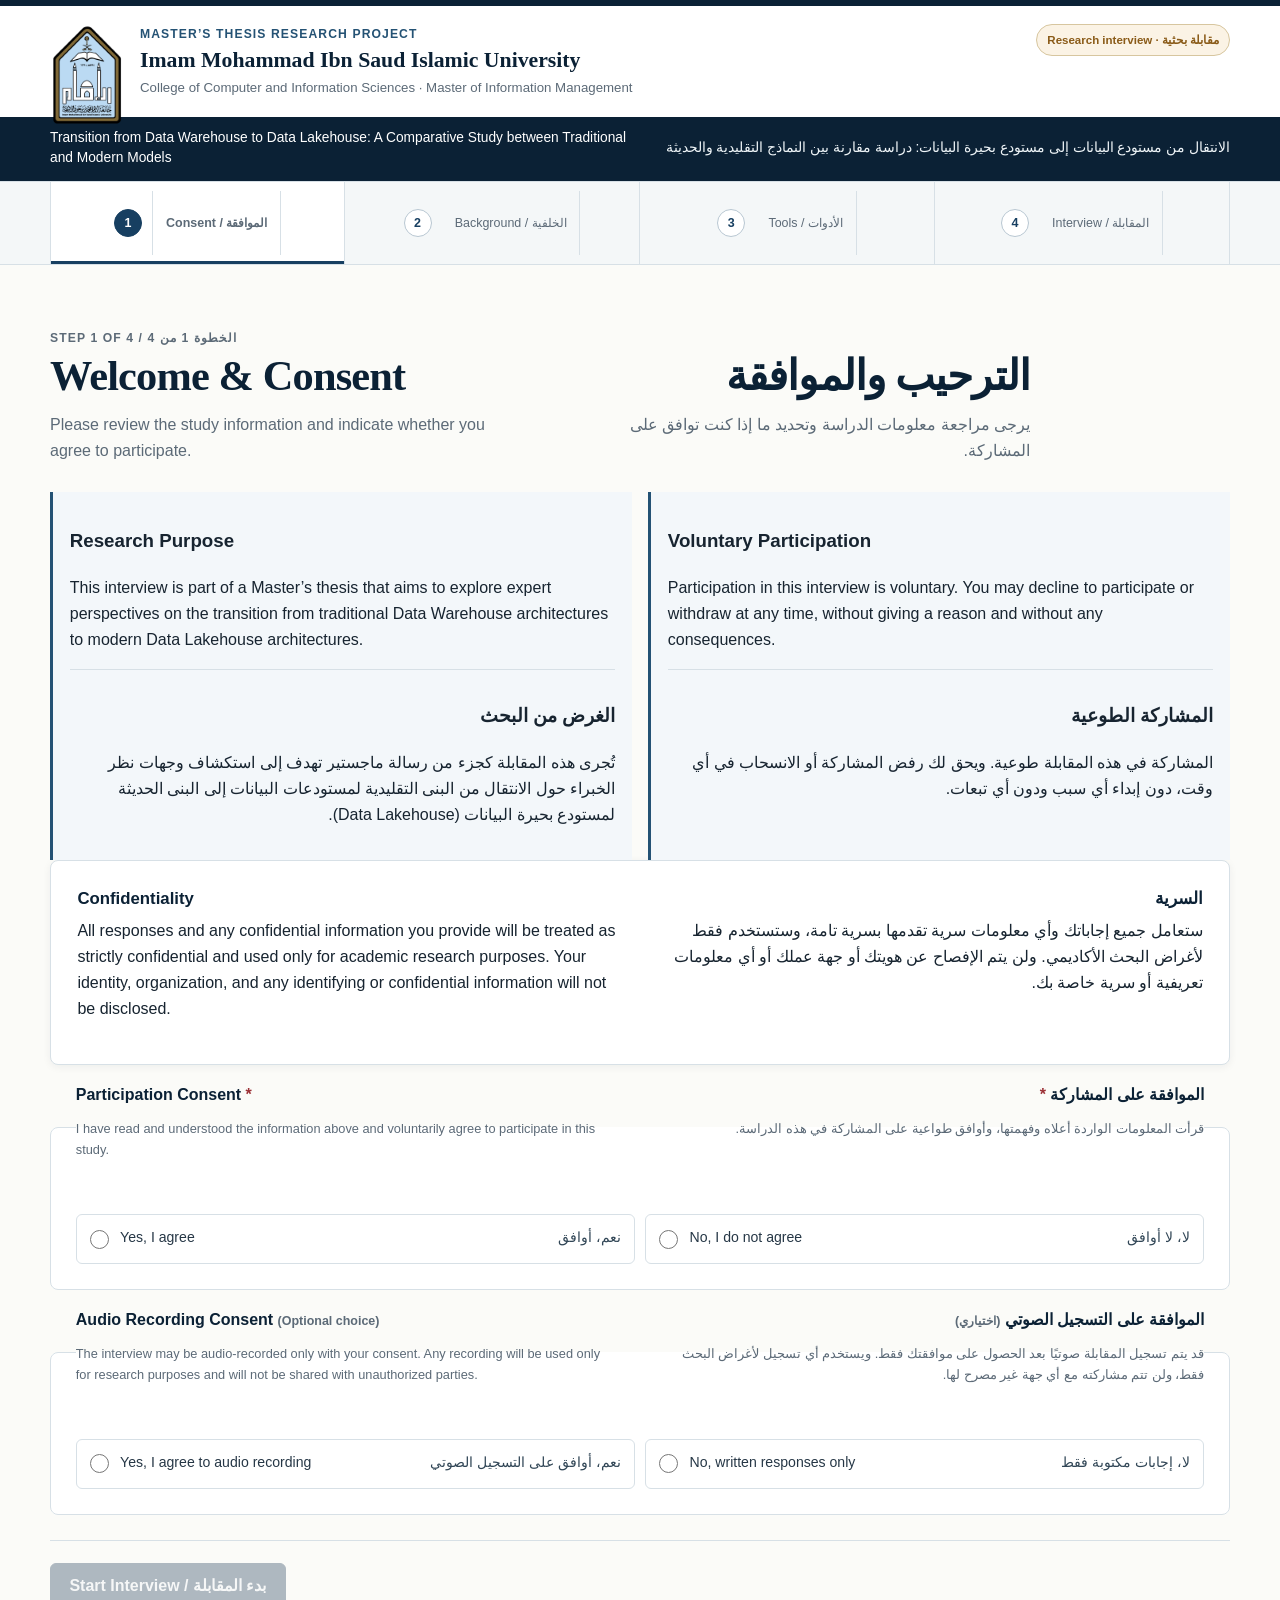
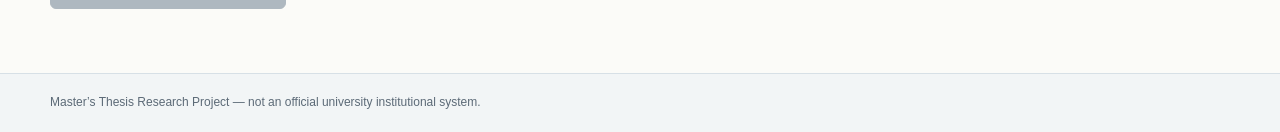
<file: participant/tools.html>
<!doctype html>
<html lang="en">
  <head>
    <meta charset="utf-8">
    <meta name="viewport" content="width=device-width, initial-scale=1">
    <meta name="referrer" content="no-referrer">
    <meta name="description" content="Bilingual tools and technologies questions for a Master's thesis interview system.">
    <title>Tools & Technologies — Master's Thesis Interview</title>
    <link rel="stylesheet" href="css/styles.css">
  </head>
  <body>
    <a class="skip-link" href="#main-content">Skip to content / الانتقال إلى المحتوى</a>
    <header class="site-header">
      <div class="header-inner">
        <div class="logo-placeholder"><img class="university-logo" src="assets/images/imamu-university-logo.png" alt="Imam Mohammad Ibn Saud Islamic University logo"></div>
        <div class="identity"><p class="eyebrow">Master’s Thesis Research Project</p><h1>Imam Mohammad Ibn Saud Islamic University</h1><p>College of Computer and Information Sciences · Master of Information Management</p></div>
        <span class="prototype-badge">Research interview · مقابلة بحثية</span>
      </div>
      <div class="research-title-band"><div class="header-inner"><div class="bilingual compact"><p class="en">Transition from Data Warehouse to Data Lakehouse: A Comparative Study between Traditional and Modern Models</p><p class="ar" lang="ar" dir="rtl">الانتقال من مستودع البيانات إلى مستودع بحيرة البيانات: دراسة مقارنة بين النماذج التقليدية والحديثة</p></div></div></div>
    </header>

    <nav class="workflow-nav" aria-label="Interview steps">
      <ol class="workflow-list">
        <li><a data-preserve-query href="index.html"><b class="step-number">1</b><span class="step-label">Consent / الموافقة</span></a></li>
        <li><a data-preserve-query href="background.html"><b class="step-number">2</b><span class="step-label">Background / الخلفية</span></a></li>
        <li><span class="current" aria-current="step"><b class="step-number">3</b><span class="step-label">Tools / الأدوات</span></span></li>
        <li><a data-preserve-query href="interview.html"><b class="step-number">4</b><span class="step-label">Interview / المقابلة</span></a></li>
      </ol>
    </nav>

    <main id="main-content" class="page-shell">
      <section class="page-intro">
        <p class="page-eyebrow">Step 3 of 4 / الخطوة 3 من 4</p>
        <div class="bilingual">
          <div class="en"><h2>Tools & Technologies</h2><p>Select the technologies you have used in each category. Choose “None / Not applicable” when you have no experience with a category.</p></div>
          <div class="ar" lang="ar" dir="rtl"><h2>الأدوات والتقنيات</h2><p>اختر التقنيات التي استخدمتها في كل فئة. اختر «لا شيء / لا ينطبق» إذا لم تكن لديك خبرة في إحدى الفئات.</p></div>
        </div>
      </section>

      <div class="prototype-note"><div class="bilingual compact"><div class="en">Each category A–F requires at least one response. “None / Not applicable” cannot be selected with another item in the same category.</div><div class="ar" lang="ar" dir="rtl">تتطلب كل فئة من A إلى F اختيارًا واحدًا على الأقل. ولا يمكن اختيار «لا شيء / لا ينطبق» مع خيار آخر في الفئة نفسها.</div></div></div>
      <div class="error-summary" data-error-summary hidden role="alert"><h3>Some required information is missing / توجد معلومات مطلوبة غير مكتملة</h3><p>Please review the highlighted categories. Missing categories: <strong data-error-count>0</strong>.</p></div>

      <form id="toolsForm" data-prototype-form="tools" data-next-page="interview.html" novalidate>
        <div class="form-section">
          <fieldset class="tool-category" data-required-group>
            <legend><p class="section-kicker">Category A</p><div class="bilingual"><div class="en"><h3>Data Warehouse / Analytical Platforms <span class="required-mark">*</span></h3><p class="helper-text">Which Data Warehouse or analytical platforms have you used?</p></div><div class="ar" lang="ar" dir="rtl"><h3>مستودعات البيانات / المنصات التحليلية <span class="required-mark">*</span></h3><p class="helper-text">ما منصات مستودعات البيانات أو المنصات التحليلية التي استخدمتها؟</p></div></div></legend>
            <div class="option-grid">
              <label class="option"><input type="checkbox" name="tools_dw" value="oracle"><span class="option-copy"><span>Oracle</span><span class="ar">Oracle</span></span></label>
              <label class="option"><input type="checkbox" name="tools_dw" value="sql_server"><span class="option-copy"><span>Microsoft SQL Server</span><span class="ar">Microsoft SQL Server</span></span></label>
              <label class="option"><input type="checkbox" name="tools_dw" value="postgresql"><span class="option-copy"><span>PostgreSQL</span><span class="ar">PostgreSQL</span></span></label>
              <label class="option"><input type="checkbox" name="tools_dw" value="teradata"><span class="option-copy"><span>Teradata</span><span class="ar">Teradata</span></span></label>
              <label class="option"><input type="checkbox" name="tools_dw" value="snowflake"><span class="option-copy"><span>Snowflake</span><span class="ar">Snowflake</span></span></label>
              <label class="option"><input type="checkbox" name="tools_dw" value="redshift"><span class="option-copy"><span>Amazon Redshift</span><span class="ar">Amazon Redshift</span></span></label>
              <label class="option"><input type="checkbox" name="tools_dw" value="bigquery"><span class="option-copy"><span>Google BigQuery</span><span class="ar">Google BigQuery</span></span></label>
              <label class="option"><input type="checkbox" name="tools_dw" value="synapse"><span class="option-copy"><span>Azure Synapse Analytics</span><span class="ar">Azure Synapse Analytics</span></span></label>
              <label class="option"><input type="checkbox" name="tools_dw" value="sap"><span class="option-copy"><span>SAP HANA / BW</span><span class="ar">SAP HANA / BW</span></span></label>
              <label class="option"><input type="checkbox" name="tools_dw" value="other" data-other-controller="#tools_dw_other"><span class="option-copy"><span>Other</span><span class="ar">أخرى</span></span></label>
              <label class="option"><input type="checkbox" name="tools_dw" value="none" data-none-option><span class="option-copy"><span>None / Not applicable</span><span class="ar">لا شيء / لا ينطبق</span></span></label>
            </div><div class="other-input-wrap"><label class="input-label" for="tools_dw_other">Please specify / يرجى التوضيح</label><input id="tools_dw_other" name="tools_dw_other" type="text" disabled></div><p class="validation-message" role="alert"></p>
          </fieldset>

          <fieldset class="tool-category" data-required-group>
            <legend><p class="section-kicker">Category B</p><div class="bilingual"><div class="en"><h3>Data Lake / Storage <span class="required-mark">*</span></h3><p class="helper-text">Which Data Lake or storage technologies have you used?</p></div><div class="ar" lang="ar" dir="rtl"><h3>بحيرة البيانات / التخزين <span class="required-mark">*</span></h3><p class="helper-text">ما تقنيات بحيرة البيانات أو التخزين التي استخدمتها؟</p></div></div></legend>
            <div class="option-grid">
              <label class="option"><input type="checkbox" name="tools_lake" value="hdfs"><span class="option-copy"><span>Hadoop HDFS</span><span class="ar">Hadoop HDFS</span></span></label>
              <label class="option"><input type="checkbox" name="tools_lake" value="s3"><span class="option-copy"><span>Amazon S3</span><span class="ar">Amazon S3</span></span></label>
              <label class="option"><input type="checkbox" name="tools_lake" value="adls"><span class="option-copy"><span>Azure Data Lake Storage</span><span class="ar">Azure Data Lake Storage</span></span></label>
              <label class="option"><input type="checkbox" name="tools_lake" value="gcs"><span class="option-copy"><span>Google Cloud Storage</span><span class="ar">Google Cloud Storage</span></span></label>
              <label class="option"><input type="checkbox" name="tools_lake" value="cloudera"><span class="option-copy"><span>Cloudera Data Platform</span><span class="ar">Cloudera Data Platform</span></span></label>
              <label class="option"><input type="checkbox" name="tools_lake" value="minio"><span class="option-copy"><span>MinIO</span><span class="ar">MinIO</span></span></label>
              <label class="option"><input type="checkbox" name="tools_lake" value="onelake"><span class="option-copy"><span>Microsoft OneLake</span><span class="ar">Microsoft OneLake</span></span></label>
              <label class="option"><input type="checkbox" name="tools_lake" value="other" data-other-controller="#tools_lake_other"><span class="option-copy"><span>Other</span><span class="ar">أخرى</span></span></label>
              <label class="option"><input type="checkbox" name="tools_lake" value="none" data-none-option><span class="option-copy"><span>None / Not applicable</span><span class="ar">لا شيء / لا ينطبق</span></span></label>
            </div><div class="other-input-wrap"><label class="input-label" for="tools_lake_other">Please specify / يرجى التوضيح</label><input id="tools_lake_other" name="tools_lake_other" type="text" disabled></div><p class="validation-message" role="alert"></p>
          </fieldset>

          <fieldset class="tool-category" data-required-group>
            <legend><p class="section-kicker">Category C</p><div class="bilingual"><div class="en"><h3>Data Lakehouse / Table Formats <span class="required-mark">*</span></h3><p class="helper-text">Which Data Lakehouse platforms or table formats have you used?</p></div><div class="ar" lang="ar" dir="rtl"><h3>Data Lakehouse / صيغ الجداول <span class="required-mark">*</span></h3><p class="helper-text">ما منصات Data Lakehouse أو صيغ الجداول التي استخدمتها؟</p></div></div></legend>
            <div class="option-grid">
              <label class="option"><input type="checkbox" name="tools_lakehouse" value="iceberg"><span class="option-copy"><span>Apache Iceberg</span><span class="ar">Apache Iceberg</span></span></label>
              <label class="option"><input type="checkbox" name="tools_lakehouse" value="delta"><span class="option-copy"><span>Delta Lake</span><span class="ar">Delta Lake</span></span></label>
              <label class="option"><input type="checkbox" name="tools_lakehouse" value="hudi"><span class="option-copy"><span>Apache Hudi</span><span class="ar">Apache Hudi</span></span></label>
              <label class="option"><input type="checkbox" name="tools_lakehouse" value="databricks"><span class="option-copy"><span>Databricks Lakehouse</span><span class="ar">Databricks Lakehouse</span></span></label>
              <label class="option"><input type="checkbox" name="tools_lakehouse" value="fabric"><span class="option-copy"><span>Microsoft Fabric / OneLake</span><span class="ar">Microsoft Fabric / OneLake</span></span></label>
              <label class="option"><input type="checkbox" name="tools_lakehouse" value="spark_formats"><span class="option-copy"><span>Apache Spark with Iceberg / Delta / Hudi</span><span class="ar">Apache Spark مع Iceberg / Delta / Hudi</span></span></label>
              <label class="option"><input type="checkbox" name="tools_lakehouse" value="other" data-other-controller="#tools_lakehouse_other"><span class="option-copy"><span>Other</span><span class="ar">أخرى</span></span></label>
              <label class="option"><input type="checkbox" name="tools_lakehouse" value="none" data-none-option><span class="option-copy"><span>None / Not applicable</span><span class="ar">لا شيء / لا ينطبق</span></span></label>
            </div><div class="other-input-wrap"><label class="input-label" for="tools_lakehouse_other">Please specify / يرجى التوضيح</label><input id="tools_lakehouse_other" name="tools_lakehouse_other" type="text" disabled></div><p class="validation-message" role="alert"></p>
          </fieldset>

          <fieldset class="tool-category" data-required-group>
            <legend><p class="section-kicker">Category D</p><div class="bilingual"><div class="en"><h3>Big Data Processing <span class="required-mark">*</span></h3><p class="helper-text">Which Big Data processing technologies have you used?</p></div><div class="ar" lang="ar" dir="rtl"><h3>معالجة البيانات الضخمة <span class="required-mark">*</span></h3><p class="helper-text">ما تقنيات معالجة البيانات الضخمة التي استخدمتها؟</p></div></div></legend>
            <div class="option-grid">
              <label class="option"><input type="checkbox" name="tools_bigdata" value="spark"><span class="option-copy"><span>Apache Spark</span><span class="ar">Apache Spark</span></span></label>
              <label class="option"><input type="checkbox" name="tools_bigdata" value="kafka"><span class="option-copy"><span>Apache Kafka</span><span class="ar">Apache Kafka</span></span></label>
              <label class="option"><input type="checkbox" name="tools_bigdata" value="flink"><span class="option-copy"><span>Apache Flink</span><span class="ar">Apache Flink</span></span></label>
              <label class="option"><input type="checkbox" name="tools_bigdata" value="hive"><span class="option-copy"><span>Apache Hive</span><span class="ar">Apache Hive</span></span></label>
              <label class="option"><input type="checkbox" name="tools_bigdata" value="impala"><span class="option-copy"><span>Apache Impala</span><span class="ar">Apache Impala</span></span></label>
              <label class="option"><input type="checkbox" name="tools_bigdata" value="kudu"><span class="option-copy"><span>Apache Kudu</span><span class="ar">Apache Kudu</span></span></label>
              <label class="option"><input type="checkbox" name="tools_bigdata" value="trino"><span class="option-copy"><span>Presto / Trino</span><span class="ar">Presto / Trino</span></span></label>
              <label class="option"><input type="checkbox" name="tools_bigdata" value="other" data-other-controller="#tools_bigdata_other"><span class="option-copy"><span>Other</span><span class="ar">أخرى</span></span></label>
              <label class="option"><input type="checkbox" name="tools_bigdata" value="none" data-none-option><span class="option-copy"><span>None / Not applicable</span><span class="ar">لا شيء / لا ينطبق</span></span></label>
            </div><div class="other-input-wrap"><label class="input-label" for="tools_bigdata_other">Please specify / يرجى التوضيح</label><input id="tools_bigdata_other" name="tools_bigdata_other" type="text" disabled></div><p class="validation-message" role="alert"></p>
          </fieldset>

          <fieldset class="tool-category" data-required-group>
            <legend><p class="section-kicker">Category E</p><div class="bilingual"><div class="en"><h3>Orchestration & ETL / ELT <span class="required-mark">*</span></h3><p class="helper-text">Which orchestration and ETL / ELT tools have you used?</p></div><div class="ar" lang="ar" dir="rtl"><h3>الجدولة و ETL / ELT <span class="required-mark">*</span></h3><p class="helper-text">ما أدوات الجدولة و ETL / ELT التي استخدمتها؟</p></div></div></legend>
            <div class="option-grid">
              <label class="option"><input type="checkbox" name="tools_etl" value="airflow"><span class="option-copy"><span>Apache Airflow</span><span class="ar">Apache Airflow</span></span></label>
              <label class="option"><input type="checkbox" name="tools_etl" value="nifi"><span class="option-copy"><span>Apache NiFi</span><span class="ar">Apache NiFi</span></span></label>
              <label class="option"><input type="checkbox" name="tools_etl" value="informatica"><span class="option-copy"><span>Informatica</span><span class="ar">Informatica</span></span></label>
              <label class="option"><input type="checkbox" name="tools_etl" value="talend"><span class="option-copy"><span>Talend</span><span class="ar">Talend</span></span></label>
              <label class="option"><input type="checkbox" name="tools_etl" value="dbt"><span class="option-copy"><span>dbt</span><span class="ar">dbt</span></span></label>
              <label class="option"><input type="checkbox" name="tools_etl" value="ssis"><span class="option-copy"><span>SSIS</span><span class="ar">SSIS</span></span></label>
              <label class="option"><input type="checkbox" name="tools_etl" value="glue"><span class="option-copy"><span>AWS Glue</span><span class="ar">AWS Glue</span></span></label>
              <label class="option"><input type="checkbox" name="tools_etl" value="adf"><span class="option-copy"><span>Azure Data Factory</span><span class="ar">Azure Data Factory</span></span></label>
              <label class="option"><input type="checkbox" name="tools_etl" value="other" data-other-controller="#tools_etl_other"><span class="option-copy"><span>Other</span><span class="ar">أخرى</span></span></label>
              <label class="option"><input type="checkbox" name="tools_etl" value="none" data-none-option><span class="option-copy"><span>None / Not applicable</span><span class="ar">لا شيء / لا ينطبق</span></span></label>
            </div><div class="other-input-wrap"><label class="input-label" for="tools_etl_other">Please specify / يرجى التوضيح</label><input id="tools_etl_other" name="tools_etl_other" type="text" disabled></div><p class="validation-message" role="alert"></p>
          </fieldset>

          <fieldset class="tool-category" data-required-group>
            <legend><p class="section-kicker">Category F</p><div class="bilingual"><div class="en"><h3>Governance / Catalog / Metadata <span class="required-mark">*</span></h3><p class="helper-text">Which governance, catalog, or metadata tools have you used?</p></div><div class="ar" lang="ar" dir="rtl"><h3>الحوكمة / الفهرسة / البيانات الوصفية <span class="required-mark">*</span></h3><p class="helper-text">ما أدوات الحوكمة أو الفهرسة أو البيانات الوصفية التي استخدمتها؟</p></div></div></legend>
            <div class="option-grid">
              <label class="option"><input type="checkbox" name="tools_governance" value="hive_metastore"><span class="option-copy"><span>Hive Metastore</span><span class="ar">Hive Metastore</span></span></label>
              <label class="option"><input type="checkbox" name="tools_governance" value="glue_catalog"><span class="option-copy"><span>AWS Glue Data Catalog</span><span class="ar">AWS Glue Data Catalog</span></span></label>
              <label class="option"><input type="checkbox" name="tools_governance" value="atlas"><span class="option-copy"><span>Apache Atlas</span><span class="ar">Apache Atlas</span></span></label>
              <label class="option"><input type="checkbox" name="tools_governance" value="ranger"><span class="option-copy"><span>Apache Ranger</span><span class="ar">Apache Ranger</span></span></label>
              <label class="option"><input type="checkbox" name="tools_governance" value="purview"><span class="option-copy"><span>Microsoft Purview</span><span class="ar">Microsoft Purview</span></span></label>
              <label class="option"><input type="checkbox" name="tools_governance" value="unity"><span class="option-copy"><span>Unity Catalog</span><span class="ar">Unity Catalog</span></span></label>
              <label class="option"><input type="checkbox" name="tools_governance" value="collibra"><span class="option-copy"><span>Collibra</span><span class="ar">Collibra</span></span></label>
              <label class="option"><input type="checkbox" name="tools_governance" value="alation"><span class="option-copy"><span>Alation</span><span class="ar">Alation</span></span></label>
              <label class="option"><input type="checkbox" name="tools_governance" value="other" data-other-controller="#tools_governance_other"><span class="option-copy"><span>Other</span><span class="ar">أخرى</span></span></label>
              <label class="option"><input type="checkbox" name="tools_governance" value="none" data-none-option><span class="option-copy"><span>None / Not applicable</span><span class="ar">لا شيء / لا ينطبق</span></span></label>
            </div><div class="other-input-wrap"><label class="input-label" for="tools_governance_other">Please specify / يرجى التوضيح</label><input id="tools_governance_other" name="tools_governance_other" type="text" disabled></div><p class="validation-message" role="alert"></p>
          </fieldset>

          <section class="tool-category">
            <p class="section-kicker">Category G</p>
            <div class="bilingual"><div class="en"><h3>Other Relevant Tools <span class="optional-label">(Optional)</span></h3><p class="helper-text">Are there any other relevant tools you have used that were not mentioned?</p></div><div class="ar" lang="ar" dir="rtl"><h3>أدوات أخرى ذات علاقة <span class="optional-label">(اختياري)</span></h3><p class="helper-text">هل توجد أدوات أخرى ذات علاقة استخدمتها ولم يتم ذكرها؟</p></div></div>
            <label class="response-label" for="other_relevant_tools"><span>Other tools</span><span class="ar" lang="ar" dir="rtl">أدوات أخرى</span></label>
            <textarea id="other_relevant_tools" name="other_relevant_tools" class="short" placeholder="List any other relevant tools, or leave blank. / اذكر أي أدوات أخرى ذات علاقة، أو اترك الحقل فارغًا."></textarea>
          </section>
        </div>

        <div class="form-actions">
          <a class="button secondary" data-preserve-query href="background.html">Back / رجوع</a>
          <button class="button" type="submit">Continue to Interview / المتابعة إلى المقابلة</button>
        </div>
      </form>
    </main>

    <footer class="site-footer"><div class="footer-inner"><p>Master’s Thesis Research Project — not an official university institutional system.</p></div></footer>
    <script defer src="js/config.js"></script>
    <script defer src="js/backend.js"></script>
    <script defer src="js/validation.js"></script>
    <script defer src="js/app.js"></script>
  </body>
</html>
</file>
<file: participant/css/styles.css>
:root {
  --navy-950: #0b2135;
  --navy-900: #102d49;
  --navy-800: #173f61;
  --navy-700: #245274;
  --blue-100: #e9f0f5;
  --blue-50: #f3f7fa;
  --paper: #fbfbf8;
  --white: #ffffff;
  --ink: #172430;
  --muted: #5c6a77;
  --border: #d7e0e6;
  --border-strong: #b8c7d2;
  --green: #2e674e;
  --green-soft: #eaf3ee;
  --amber: #8a5b18;
  --amber-soft: #fbf3e5;
  --red: #9b2f35;
  --red-soft: #fbebec;
  --focus: #2276a5;
  --radius: 8px;
  --shadow: 0 2px 8px rgba(11, 33, 53, 0.06);
}

* {
  box-sizing: border-box;
}

html {
  scroll-behavior: smooth;
  scroll-padding-top: 8rem;
}

body {
  margin: 0;
  background: var(--paper);
  color: var(--ink);
  font-family: Inter, "Segoe UI", Tahoma, Arial, sans-serif;
  font-size: 16px;
  line-height: 1.62;
}

button,
input,
select,
textarea {
  font: inherit;
}

a {
  color: var(--navy-700);
}

.skip-link {
  position: fixed;
  left: 1rem;
  top: -5rem;
  z-index: 1000;
  padding: 0.75rem 1rem;
  background: var(--navy-950);
  color: var(--white);
  border-radius: 0 0 6px 6px;
}

.skip-link:focus {
  top: 0;
}

.site-header {
  border-top: 6px solid var(--navy-950);
  border-bottom: 1px solid var(--border);
  background: var(--white);
}

.header-inner,
.page-shell,
.footer-inner {
  width: min(1180px, calc(100% - 2rem));
  margin-inline: auto;
}

.header-inner {
  display: grid;
  grid-template-columns: auto 1fr auto;
  gap: 1rem;
  align-items: center;
  padding: 1.15rem 0;
}

.logo-placeholder {
  display: grid;
  width: 74px;
  height: 74px;
  place-items: center;
  border: 0;
  background: transparent;
  color: var(--muted);
  font-size: 0.68rem;
  font-weight: 700;
  line-height: 1.25;
  text-align: center;
  letter-spacing: 0.03em;
  border-radius: 0;
}

.university-logo {
  display: block;
  width: 100%;
  height: 100%;
  object-fit: contain;
}

.identity .eyebrow,
.page-eyebrow,
.question-number,
.section-kicker {
  margin: 0;
  color: var(--navy-700);
  font-size: 0.76rem;
  font-weight: 800;
  letter-spacing: 0.09em;
  text-transform: uppercase;
}

.identity h1 {
  margin: 0.1rem 0 0.15rem;
  font-family: Georgia, "Times New Roman", serif;
  font-size: clamp(1.05rem, 2vw, 1.36rem);
  line-height: 1.3;
  color: var(--navy-950);
}

.identity p:last-child {
  margin: 0;
  color: var(--muted);
  font-size: 0.83rem;
}

.prototype-badge {
  align-self: start;
  display: inline-flex;
  gap: 0.35rem;
  align-items: center;
  border: 1px solid #d7c69f;
  background: var(--amber-soft);
  color: var(--amber);
  border-radius: 999px;
  padding: 0.35rem 0.62rem;
  font-size: 0.72rem;
  font-weight: 700;
  white-space: nowrap;
}

.research-title-band {
  background: var(--navy-950);
  color: var(--white);
}

.research-title-band .header-inner {
  display: block;
  padding: 0.72rem 0 0.8rem;
}

.research-title-band .bilingual {
  align-items: center;
}

.research-title-band p {
  margin: 0;
  font-size: 0.86rem;
  line-height: 1.45;
}

.research-title-band .ar {
  color: #eef4f7;
}

.workflow-nav {
  border-bottom: 1px solid var(--border);
  background: #f4f7f8;
}

.workflow-list {
  display: grid;
  grid-template-columns: repeat(4, 1fr);
  gap: 0;
  width: min(1180px, calc(100% - 2rem));
  margin: 0 auto;
  padding: 0;
  list-style: none;
}

.workflow-list a,
.workflow-list span {
  display: flex;
  min-height: 64px;
  gap: 0.65rem;
  align-items: center;
  justify-content: center;
  border-right: 1px solid var(--border);
  color: var(--muted);
  text-decoration: none;
  padding: 0.55rem 0.8rem;
  font-size: 0.78rem;
  line-height: 1.32;
}

.workflow-list li:first-child a,
.workflow-list li:first-child span {
  border-left: 1px solid var(--border);
}

.workflow-list .step-number {
  display: grid;
  flex: 0 0 28px;
  width: 28px;
  height: 28px;
  min-height: 0;
  place-items: center;
  border: 1px solid var(--border-strong);
  background: var(--white);
  color: var(--navy-800);
  border-radius: 50%;
  font-weight: 800;
}

.workflow-list .current {
  background: var(--white);
  color: var(--navy-950);
  font-weight: 800;
  box-shadow: inset 0 -3px 0 var(--navy-800);
}

.workflow-list .current .step-number {
  border-color: var(--navy-800);
  background: var(--navy-800);
  color: var(--white);
}

.page-shell {
  padding: clamp(2rem, 5vw, 4.25rem) 0;
}

.page-intro {
  max-width: 980px;
  margin-bottom: 1.75rem;
}

.page-intro h2,
.gateway-card h1 {
  margin: 0.2rem 0 0.7rem;
  color: var(--navy-950);
  font-family: Georgia, "Times New Roman", serif;
  font-size: clamp(1.8rem, 4vw, 2.65rem);
  line-height: 1.16;
  letter-spacing: -0.02em;
}

.page-intro p {
  margin: 0;
  color: var(--muted);
}

.bilingual {
  display: grid;
  grid-template-columns: minmax(0, 1fr) minmax(0, 1fr);
  gap: clamp(1.25rem, 4vw, 3rem);
}

.bilingual.compact {
  gap: 1rem;
}

.en,
.ar {
  min-width: 0;
}

.ar {
  direction: rtl;
  text-align: right;
  font-family: Tahoma, "Segoe UI", Arial, sans-serif;
}

.language-label {
  display: inline-block;
  margin-bottom: 0.3rem;
  color: var(--navy-700);
  font-size: 0.7rem;
  font-weight: 800;
  letter-spacing: 0.08em;
  text-transform: uppercase;
}

.content-card,
.question-card,
.gateway-card {
  border: 1px solid var(--border);
  background: var(--white);
  border-radius: var(--radius);
  box-shadow: var(--shadow);
}

.content-card {
  margin-bottom: 1.1rem;
  padding: clamp(1.1rem, 3vw, 1.65rem);
}

.content-card h3,
.question-card h3,
.tool-category h3 {
  margin: 0 0 0.45rem;
  color: var(--navy-950);
  font-size: 1.05rem;
  line-height: 1.42;
}

.content-card p,
.question-card p {
  margin-top: 0;
}

.info-grid {
  display: grid;
  grid-template-columns: repeat(2, minmax(0, 1fr));
  gap: 1rem;
}

.info-panel {
  border-left: 3px solid var(--navy-700);
  background: var(--blue-50);
  padding: 1rem 1.05rem;
}

.info-panel .ar {
  border-top: 1px solid var(--border);
  margin-top: 0.75rem;
  padding-top: 0.75rem;
}

.field-group,
fieldset {
  min-width: 0;
  margin: 0;
  border: 0;
  padding: 0;
}

.form-section {
  display: grid;
  gap: 1.1rem;
}

.field-card,
.tool-category {
  position: relative;
  border: 1px solid var(--border);
  background: var(--white);
  border-radius: var(--radius);
  padding: clamp(1.1rem, 3vw, 1.55rem);
}

.field-card legend,
.tool-category legend {
  width: 100%;
  margin-bottom: 1rem;
  padding: 0;
}

.field-card legend .bilingual,
.tool-category legend .bilingual {
  width: 100%;
}

.question-title {
  margin: 0;
  color: var(--navy-950);
  font-size: 1rem;
  font-weight: 750;
  line-height: 1.48;
}

.required-mark {
  color: var(--red);
  font-weight: 900;
}

.optional-label {
  color: var(--muted);
  font-size: 0.78rem;
  font-weight: 600;
}

.option-grid {
  display: grid;
  grid-template-columns: repeat(2, minmax(0, 1fr));
  gap: 0.65rem;
}

.option {
  position: relative;
  display: flex;
  min-height: 50px;
  gap: 0.7rem;
  align-items: flex-start;
  border: 1px solid var(--border);
  background: var(--white);
  border-radius: 6px;
  cursor: pointer;
  padding: 0.75rem 0.82rem;
  transition: border-color 140ms ease, background-color 140ms ease;
}

.option:hover {
  border-color: var(--border-strong);
  background: var(--blue-50);
}

.option:has(input:checked) {
  border-color: var(--navy-700);
  background: var(--blue-50);
  box-shadow: inset 3px 0 0 var(--navy-700);
}

.option input {
  flex: 0 0 auto;
  width: 19px;
  height: 19px;
  margin: 0.15rem 0 0;
  accent-color: var(--navy-800);
}

.option-copy {
  display: grid;
  width: 100%;
  grid-template-columns: minmax(0, 1fr) minmax(0, 1fr);
  gap: 0.55rem;
  color: #263746;
  font-size: 0.88rem;
  line-height: 1.45;
}

.option-copy .ar {
  color: #314656;
}

.other-input-wrap {
  display: none;
  margin-top: 0.75rem;
}

.other-input-wrap.visible {
  display: block;
}

.audio-consent-note {
  margin-top: 0.9rem;
  border: 1px solid var(--border);
  border-left: 4px solid var(--navy-700);
  background: var(--blue-50);
  border-radius: 6px;
  padding: 0.85rem 0.95rem;
  color: #314555;
  font-size: 0.82rem;
  line-height: 1.55;
}

.audio-consent-note[hidden] {
  display: none;
}

.audio-consent-note strong {
  color: var(--navy-950);
}

label.input-label {
  display: block;
  margin-bottom: 0.35rem;
  color: var(--navy-950);
  font-size: 0.84rem;
  font-weight: 700;
}

input[type="text"],
input[type="search"],
textarea,
select {
  width: 100%;
  border: 1px solid var(--border-strong);
  background: var(--white);
  color: var(--ink);
  border-radius: 6px;
  padding: 0.78rem 0.88rem;
}

textarea {
  min-height: 170px;
  resize: vertical;
  line-height: 1.65;
}

textarea.short {
  min-height: 110px;
}

input:focus-visible,
textarea:focus-visible,
select:focus-visible,
button:focus-visible,
a:focus-visible {
  outline: 3px solid rgba(34, 118, 165, 0.28);
  outline-offset: 2px;
  border-color: var(--focus);
}

.helper-text {
  color: var(--muted);
  font-size: 0.8rem;
}

.form-actions {
  display: flex;
  gap: 0.8rem;
  align-items: center;
  justify-content: space-between;
  margin-top: 1.6rem;
  border-top: 1px solid var(--border);
  padding-top: 1.35rem;
}

.action-group {
  display: flex;
  gap: 0.75rem;
  align-items: center;
}

.button {
  display: inline-flex;
  min-height: 46px;
  gap: 0.5rem;
  align-items: center;
  justify-content: center;
  border: 1px solid var(--navy-900);
  background: var(--navy-900);
  color: var(--white);
  border-radius: 6px;
  cursor: pointer;
  padding: 0.72rem 1.15rem;
  font-weight: 750;
  line-height: 1.25;
  text-decoration: none;
}

.button:hover {
  background: var(--navy-800);
}

.button.secondary {
  border-color: var(--border-strong);
  background: var(--white);
  color: var(--navy-900);
}

.button.secondary:hover {
  border-color: var(--navy-700);
  background: var(--blue-50);
}

.button.subtle {
  border-color: transparent;
  background: transparent;
  color: var(--navy-800);
}

.button:disabled,
.button[aria-disabled="true"] {
  border-color: #aeb8c0;
  background: #aeb8c0;
  color: #f6f7f7;
  cursor: not-allowed;
}

.prototype-note,
.notice,
.error-summary,
.success-panel {
  border: 1px solid var(--border);
  border-left-width: 4px;
  background: var(--blue-50);
  border-radius: 6px;
  padding: 0.95rem 1rem;
}

.prototype-note {
  border-left-color: var(--navy-700);
  margin-bottom: 1.25rem;
  color: #314555;
  font-size: 0.84rem;
}

.notice.warning {
  border-left-color: var(--amber);
  background: var(--amber-soft);
}

.notice.stop,
.error-summary {
  border-color: #e5bfc1;
  border-left-color: var(--red);
  background: var(--red-soft);
  color: #742329;
}

.notice.success,
.success-panel {
  border-color: #bcd8c8;
  border-left-color: var(--green);
  background: var(--green-soft);
  color: #234f3c;
}

.notice[hidden],
.error-summary[hidden],
.success-panel[hidden],
.audio-section[hidden],
.workflow-nav[hidden],
.page-intro[hidden],
.prototype-note[hidden],
.question-progress[hidden],
form[hidden] {
  display: none;
}

.field-error {
  border-color: var(--red) !important;
  box-shadow: 0 0 0 2px rgba(155, 47, 53, 0.12);
}

.validation-message {
  display: none;
  margin: 0.65rem 0 0;
  color: var(--red);
  font-size: 0.8rem;
  font-weight: 700;
}

.field-error .validation-message,
.validation-message.visible {
  display: block;
}

.question-progress {
  position: sticky;
  top: 0;
  z-index: 20;
  margin-bottom: 1.25rem;
  border: 1px solid var(--border);
  background: rgba(255, 255, 255, 0.98);
  border-radius: var(--radius);
  box-shadow: var(--shadow);
  padding: 0.85rem 1rem;
}

.progress-row {
  display: flex;
  gap: 1rem;
  align-items: center;
  justify-content: space-between;
}

.question-jump-list {
  display: flex;
  flex-wrap: wrap;
  gap: 0.4rem;
  margin: 0;
  padding: 0;
  list-style: none;
}

.question-jump-list a {
  display: grid;
  min-width: 40px;
  min-height: 40px;
  place-items: center;
  border: 1px solid var(--border-strong);
  background: var(--white);
  color: var(--navy-800);
  border-radius: 5px;
  font-size: 0.82rem;
  font-weight: 800;
  text-decoration: none;
}

.question-jump-list a.answered {
  border-color: #91baa3;
  background: var(--green-soft);
  color: var(--green);
}

.answer-count {
  display: flex;
  flex-wrap: wrap;
  gap: 0.25rem 0.7rem;
  color: var(--navy-950);
  font-size: 0.84rem;
  font-weight: 800;
}

.answer-count .ar {
  border: 0;
  padding: 0;
}

.question-card {
  margin-bottom: 1.25rem;
  scroll-margin-top: 8rem;
  overflow: hidden;
}

.question-head {
  border-bottom: 1px solid var(--border);
  background: #f7f9fa;
  padding: 1.25rem clamp(1rem, 3vw, 1.6rem);
}

.question-head .question-number {
  margin-bottom: 0.45rem;
}

.question-number-bilingual {
  display: flex;
  align-items: center;
  gap: 0.35rem;
  direction: ltr;
}

.question-number-bilingual [lang="ar"] {
  direction: rtl;
  unicode-bidi: isolate;
}

.question-divider {
  direction: ltr;
}

.question-head h3 {
  margin: 0;
  font-size: 1.08rem;
}

.question-body {
  padding: clamp(1rem, 3vw, 1.6rem);
}

.prompts-box {
  margin-bottom: 1.1rem;
  border: 1px solid var(--border);
  border-left: 3px solid var(--navy-700);
  background: var(--blue-50);
  border-radius: 5px;
  padding: 0.9rem 1rem;
}

.prompts-box h4 {
  margin: 0 0 0.55rem;
  color: var(--navy-900);
  font-size: 0.88rem;
}

.prompts-box ol {
  margin: 0;
  padding-left: 1.25rem;
}

.prompts-box .ar ol {
  padding-right: 1.25rem;
  padding-left: 0;
}

.prompts-box li + li {
  margin-top: 0.38rem;
}

.response-label {
  display: grid;
  grid-template-columns: 1fr 1fr;
  gap: 1rem;
  margin-bottom: 0.4rem;
  color: var(--navy-950);
  font-size: 0.85rem;
  font-weight: 750;
}

.comparison-block {
  margin-top: 1.25rem;
  border-top: 1px solid var(--border);
  padding-top: 1.2rem;
}

.comparison-block h4 {
  margin: 0 0 0.6rem;
  color: var(--navy-950);
}

.table-scroll {
  max-width: 100%;
  overflow-x: auto;
  border: 1px solid var(--border);
  border-radius: 6px;
}

.comparison-table {
  width: 100%;
  min-width: 930px;
  border-collapse: collapse;
  background: var(--white);
}

.comparison-table th,
.comparison-table td {
  border-right: 1px solid var(--border);
  border-bottom: 1px solid var(--border);
  padding: 0.75rem 0.65rem;
  text-align: center;
  vertical-align: middle;
}

.comparison-table th:last-child,
.comparison-table td:last-child {
  border-right: 0;
}

.comparison-table tr:last-child td {
  border-bottom: 0;
}

.comparison-table thead th {
  background: var(--navy-950);
  color: var(--white);
  font-size: 0.76rem;
  line-height: 1.35;
}

.comparison-table .aspect-cell {
  width: 28%;
  background: #f8fafb;
  color: var(--navy-950);
  font-weight: 750;
  text-align: left;
}

.comparison-table .aspect-cell .ar {
  margin-top: 0.2rem;
  color: var(--muted);
  font-weight: 600;
}

.table-radio {
  display: inline-grid;
  width: 38px;
  height: 38px;
  place-items: center;
  border-radius: 4px;
  cursor: pointer;
}

.table-radio:hover {
  background: var(--blue-100);
}

.table-radio input {
  width: 20px;
  height: 20px;
  margin: 0;
  accent-color: var(--navy-800);
}

.table-hint {
  display: none;
  margin: 0.55rem 0 0;
  color: var(--muted);
  font-size: 0.77rem;
}

.why-box {
  margin-top: 1rem;
}

.audio-section {
  margin: 1.25rem 0;
  border: 1px solid var(--border);
  background: var(--white);
  border-radius: var(--radius);
  padding: 1.2rem;
}

.whatsapp-button {
  border-color: var(--green);
  background: var(--green);
}

.success-panel {
  margin-bottom: 1.25rem;
}

.success-panel h3,
.error-summary h3 {
  margin: 0 0 0.35rem;
}

.success-panel p,
.error-summary p {
  margin: 0;
}

.gateway-page {
  display: grid;
  min-height: 100vh;
  place-items: center;
  background: var(--paper);
  padding: 2rem 1rem;
}

.gateway-card {
  width: min(860px, 100%);
  border-top: 6px solid var(--navy-950);
  padding: clamp(1.5rem, 5vw, 3rem);
}

.gateway-actions {
  display: grid;
  grid-template-columns: repeat(2, 1fr);
  gap: 1rem;
  margin-top: 1.5rem;
}

.gateway-link {
  display: block;
  border: 1px solid var(--border-strong);
  background: var(--blue-50);
  border-radius: 6px;
  padding: 1rem;
  color: var(--navy-950);
  text-decoration: none;
}

.gateway-link strong {
  display: block;
  margin-bottom: 0.25rem;
}

.gateway-link span {
  color: var(--muted);
  font-size: 0.86rem;
}

.gateway-link:hover {
  border-color: var(--navy-700);
  background: var(--white);
}

.site-footer {
  border-top: 1px solid var(--border);
  background: #f2f5f6;
  color: var(--muted);
}

.footer-inner {
  display: flex;
  gap: 1rem;
  align-items: center;
  justify-content: space-between;
  padding: 1.2rem 0;
  font-size: 0.75rem;
}

.footer-inner p {
  margin: 0;
}

.sr-only {
  position: absolute;
  width: 1px;
  height: 1px;
  margin: -1px;
  overflow: hidden;
  clip: rect(0, 0, 0, 0);
  white-space: nowrap;
}

@media (max-width: 860px) {
  .header-inner {
    grid-template-columns: auto 1fr;
  }

  .prototype-badge {
    grid-column: 1 / -1;
    justify-self: start;
  }

  .workflow-list a,
  .workflow-list span {
    min-height: 58px;
    flex-direction: column;
    gap: 0.3rem;
    text-align: center;
  }

  .workflow-list .step-label {
    display: none;
  }

  .option-grid,
  .info-grid {
    grid-template-columns: 1fr;
  }

  .question-progress {
    position: static;
  }

  .progress-row {
    align-items: flex-start;
    flex-direction: column;
  }

  .table-hint {
    display: block;
  }
}

@media (max-width: 720px) {
  body {
    font-size: 15px;
  }

  .bilingual,
  .response-label {
    grid-template-columns: 1fr;
    gap: 0.75rem;
  }

  .bilingual .ar {
    border-top: 1px solid var(--border);
    padding-top: 0.7rem;
  }

  .research-title-band .bilingual .ar,
  .question-head .bilingual .ar,
  .field-card legend .bilingual .ar,
  .tool-category legend .bilingual .ar {
    border-top-color: rgba(255, 255, 255, 0.22);
  }

  .question-head .bilingual .ar,
  .field-card legend .bilingual .ar,
  .tool-category legend .bilingual .ar {
    border-top-color: var(--border);
  }

  .option-copy {
    grid-template-columns: 1fr;
    gap: 0.2rem;
  }

  .option-copy .ar {
    border-top: 0;
    padding-top: 0;
  }

  .header-inner,
  .page-shell,
  .footer-inner,
  .workflow-list {
    width: min(100% - 1.15rem, 1180px);
  }

  .logo-placeholder {
    width: 58px;
    height: 58px;
    font-size: 0.58rem;
  }

  .identity p:last-child {
    display: none;
  }

  .page-shell {
    padding-top: 1.5rem;
  }

  .question-jump-list {
    width: 100%;
    display: grid;
    grid-template-columns: repeat(8, minmax(34px, 1fr));
  }

  .question-jump-list a {
    min-width: 0;
  }

  .form-actions,
  .footer-inner {
    align-items: stretch;
    flex-direction: column;
  }

  .form-actions .button,
  .action-group,
  .action-group .button {
    width: 100%;
  }

  .action-group {
    flex-direction: column;
  }

  .gateway-actions {
    grid-template-columns: 1fr;
  }
}

@media (prefers-reduced-motion: reduce) {
  html {
    scroll-behavior: auto;
  }

  *,
  *::before,
  *::after {
    transition-duration: 0.01ms !important;
  }
}
</file>
